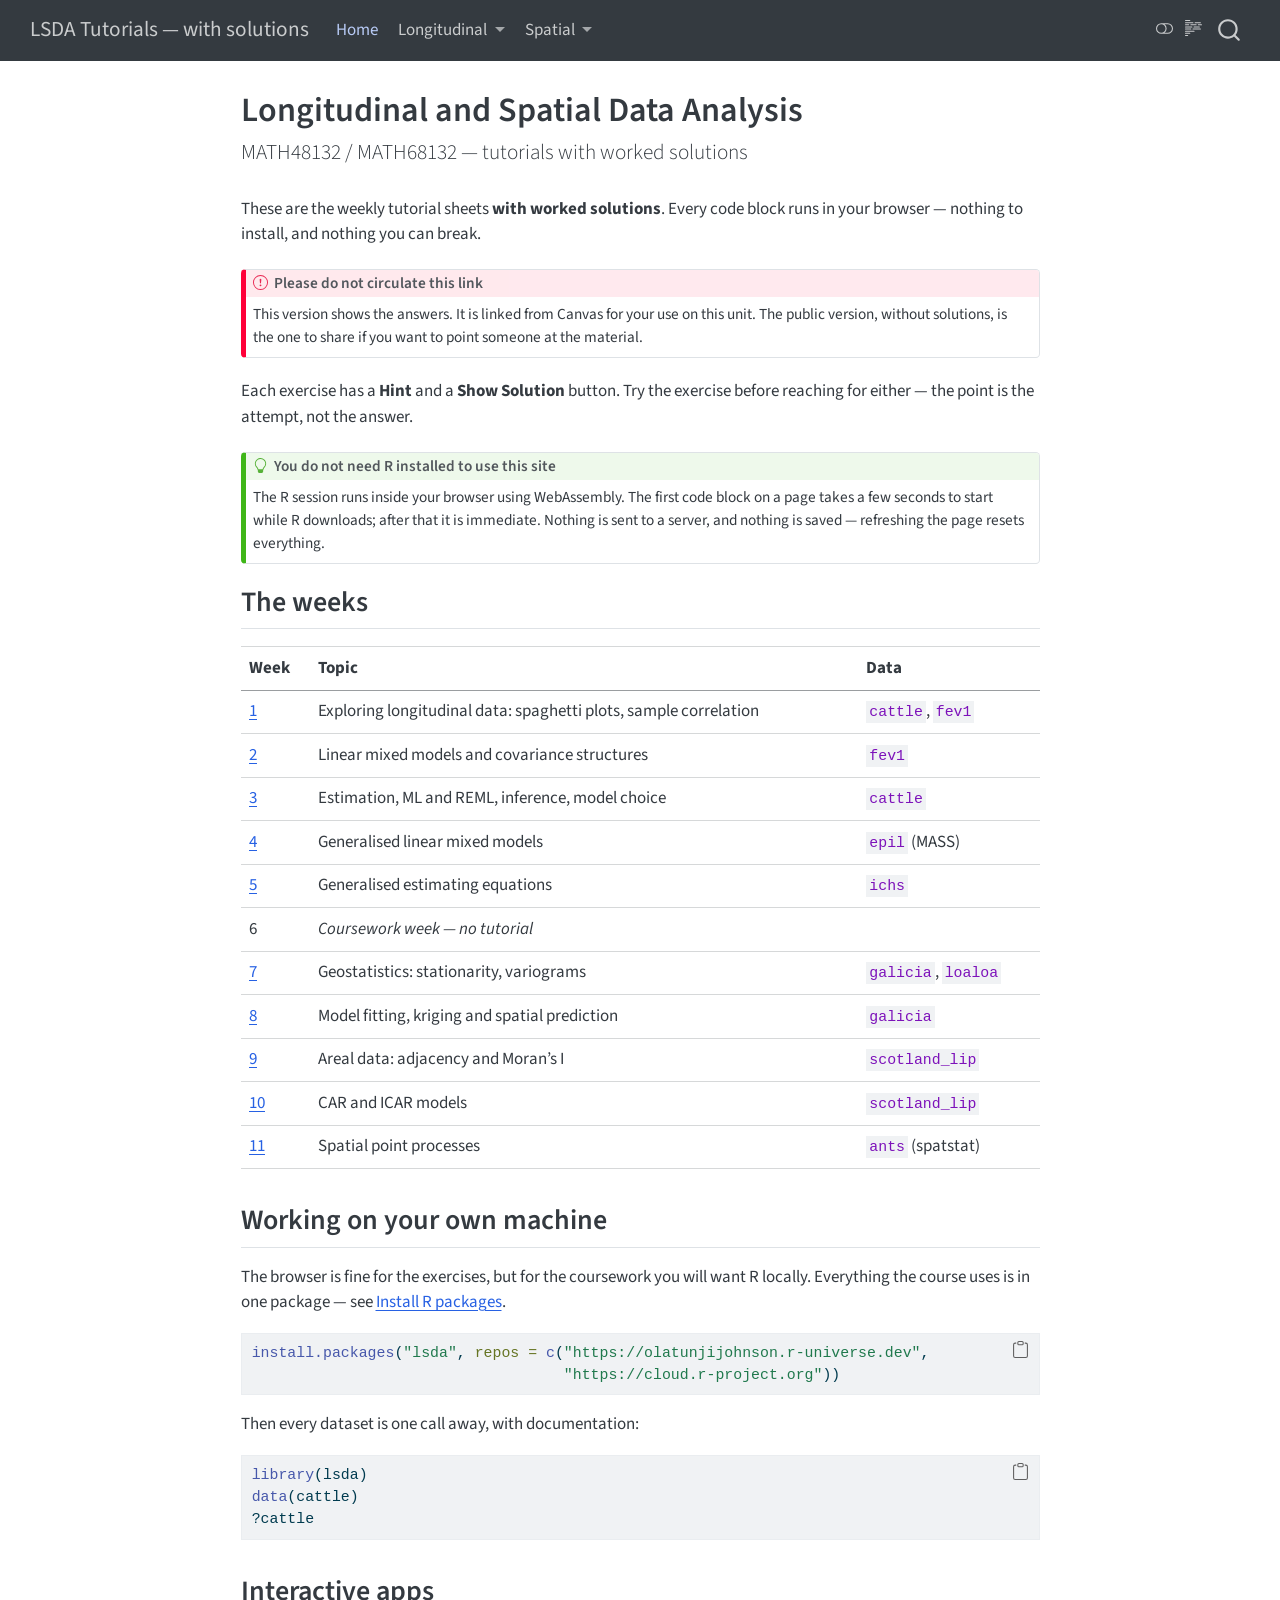
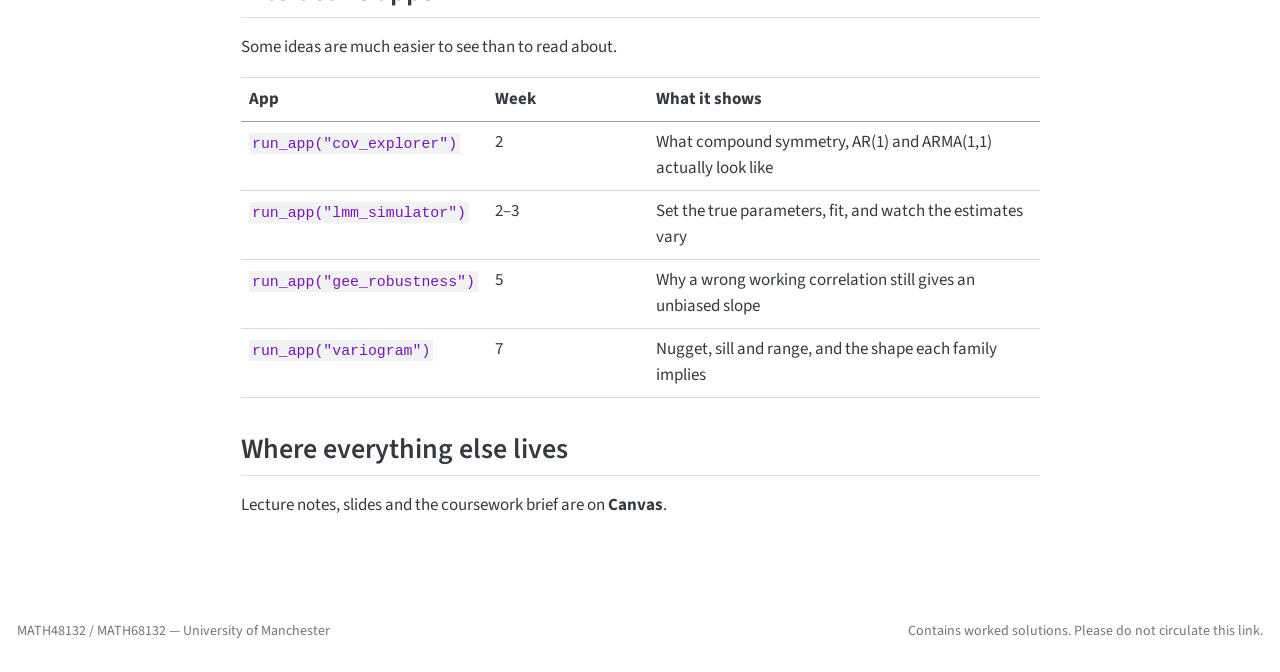
<file: index.html>
<!DOCTYPE html>
<html xmlns="http://www.w3.org/1999/xhtml" lang="en" xml:lang="en"><head>

<meta charset="utf-8">
<meta name="generator" content="quarto-1.10.18">

<meta name="viewport" content="width=device-width, initial-scale=1.0, user-scalable=yes">


<title>Longitudinal and Spatial Data Analysis – LSDA Tutorials — with solutions</title>
<style>
/* Default styles provided by pandoc.
** See https://pandoc.org/MANUAL.html#variables-for-html for config info.
*/
span.smallcaps{font-variant: small-caps;}
div.columns{display: flex; gap: 1.5em;}
div.column{flex: auto;}
@media screen {
div.columns{gap: min(4vw, 1.5em);}
div.column{overflow-x: auto;}
}
div.hanging-indent{margin-left: 1.5em; text-indent: -1.5em;}
ul.task-list{list-style: none;}
ul.task-list li input[type="checkbox"] {
  width: 0.8em;
  margin: 0 0.8em 0.2em -1em; /* quarto-specific, see https://github.com/quarto-dev/quarto-cli/issues/4556 */ 
  vertical-align: middle;
}
/* CSS for syntax highlighting */
html { -webkit-text-size-adjust: 100%; }
pre > code.sourceCode { white-space: pre; position: relative; }
pre > code.sourceCode > span { display: inline-block; line-height: 1.25; }
pre > code.sourceCode > span:empty { height: 1.2em; }
.sourceCode { overflow: visible; }
code.sourceCode > span { color: inherit; text-decoration: inherit; }
div.sourceCode { margin: 1em 0; }
pre.sourceCode { margin: 0; }
@media screen {
div.sourceCode { overflow: auto; }
}
@media print {
pre > code.sourceCode { white-space: pre-wrap; }
pre > code.sourceCode > span { text-indent: -5em; padding-left: 5em; }
}
pre.numberSource code
  { counter-reset: source-line 0; }
pre.numberSource code > span
  { position: relative; left: -4em; counter-increment: source-line; }
pre.numberSource code > span > a:first-child::before
  { content: counter(source-line);
    position: relative; left: -1em; text-align: right; vertical-align: baseline;
    border: none; display: inline-block;
    -webkit-touch-callout: none; -webkit-user-select: none;
    -khtml-user-select: none; -moz-user-select: none;
    -ms-user-select: none; user-select: none;
    padding: 0 4px; width: 4em;
  }
pre.numberSource { margin-left: 3em;  padding-left: 4px; }
div.sourceCode
  {   }
@media screen {
pre > code.sourceCode > span > a:first-child::before { text-decoration: underline; }
}
</style>


<script src="site_libs/quarto-nav/quarto-nav.js"></script>
<script src="site_libs/quarto-nav/headroom.min.js"></script>
<script src="site_libs/clipboard/clipboard.min.js"></script>
<script src="site_libs/quarto-search/autocomplete.umd.js"></script>
<script src="site_libs/quarto-search/fuse.min.js"></script>
<script src="site_libs/quarto-search/quarto-search.js"></script>
<meta name="quarto:offset" content="./">
<script src="site_libs/quarto-html/quarto.js" type="module"></script>
<script src="site_libs/quarto-html/tabsets/tabsets.js" type="module"></script>
<script src="site_libs/quarto-html/popper.min.js"></script>
<script src="site_libs/quarto-html/tippy.umd.min.js"></script>
<script src="site_libs/quarto-html/anchor.min.js"></script>
<link href="site_libs/quarto-html/tippy.css" rel="stylesheet">
<link href="site_libs/quarto-html/quarto-syntax-highlighting-64a204ab8560d761af7679ceaba22944.css" rel="stylesheet" class="quarto-color-scheme" id="quarto-text-highlighting-styles">
<link href="site_libs/quarto-html/quarto-syntax-highlighting-dark-b85bc7c33db8c58e0ec93c3465666fed.css" rel="stylesheet" class="quarto-color-scheme quarto-color-alternate" id="quarto-text-highlighting-styles">
<link href="site_libs/quarto-html/quarto-syntax-highlighting-64a204ab8560d761af7679ceaba22944.css" rel="stylesheet" class="quarto-color-scheme-extra" id="quarto-text-highlighting-styles">
<script src="site_libs/bootstrap/bootstrap.min.js"></script>
<link href="site_libs/bootstrap/bootstrap-icons.css" rel="stylesheet">
<link href="site_libs/bootstrap/bootstrap-4bd62ed9c12dd035adfed141368a7c8d.min.css" rel="stylesheet" append-hash="true" class="quarto-color-scheme" id="quarto-bootstrap" data-mode="light">
<link href="site_libs/bootstrap/bootstrap-dark-d4844e3fcb7d26867a0249b503ce5e39.min.css" rel="stylesheet" append-hash="true" class="quarto-color-scheme quarto-color-alternate" id="quarto-bootstrap" data-mode="dark">
<link href="site_libs/bootstrap/bootstrap-4bd62ed9c12dd035adfed141368a7c8d.min.css" rel="stylesheet" append-hash="true" class="quarto-color-scheme-extra" id="quarto-bootstrap" data-mode="light">
<script src="site_libs/quarto-contrib/live-runtime/live-runtime.js" type="module"></script>
<link href="site_libs/quarto-contrib/live-runtime/live-runtime.css" rel="stylesheet">
<script id="quarto-search-options" type="application/json">{
  "location": "navbar",
  "copy-button": false,
  "collapse-after": 3,
  "panel-placement": "end",
  "type": "overlay",
  "limit": 50,
  "keyboard-shortcut": [
    "f",
    "/",
    "s"
  ],
  "language": {
    "search-no-results-text": "No results",
    "search-matching-documents-text": "matching documents",
    "search-copy-link-title": "Copy link to search",
    "search-hide-matches-text": "Hide additional matches",
    "search-more-match-text": "more match in this document",
    "search-more-matches-text": "more matches in this document",
    "search-clear-button-title": "Clear",
    "search-text-placeholder": "",
    "search-detached-cancel-button-title": "Cancel",
    "search-submit-button-title": "Submit",
    "search-label": "Search"
  }
}</script>
<script type="module" src="site_libs/quarto-ojs/quarto-ojs-runtime.js"></script>
<link href="site_libs/quarto-ojs/quarto-ojs.css" rel="stylesheet">
<script src="coi-serviceworker.js"></script>
<script src="progress.js" defer=""></script>
<script src="solutions.js" defer=""></script>
<script src="checkpoint.js" defer=""></script>
<meta name="robots" content="noindex, nofollow, noarchive, nosnippet">


<link rel="stylesheet" href="styles.css">
</head>

<body class="nav-fixed fullcontent quarto-light"><script id="quarto-html-before-body" type="application/javascript">
    const toggleBodyColorMode = (bsSheetEl) => {
      const mode = bsSheetEl.getAttribute("data-mode");
      const bodyEl = window.document.querySelector("body");
      if (mode === "dark") {
        bodyEl.classList.add("quarto-dark");
        bodyEl.classList.remove("quarto-light");
      } else {
        bodyEl.classList.add("quarto-light");
        bodyEl.classList.remove("quarto-dark");
      }
    }
    const toggleBodyColorPrimary = () => {
      const bsSheetEl = window.document.querySelector("link#quarto-bootstrap:not([rel=disabled-stylesheet])");
      if (bsSheetEl) {
        toggleBodyColorMode(bsSheetEl);
      }
    }
    const setColorSchemeToggle = (alternate) => {
      const toggles = window.document.querySelectorAll('.quarto-color-scheme-toggle');
      for (let i=0; i < toggles.length; i++) {
        const toggle = toggles[i];
        if (toggle) {
          if (alternate) {
            toggle.classList.add("alternate");
          } else {
            toggle.classList.remove("alternate");
          }
        }
      }
    };
    const toggleColorMode = (alternate) => {
      // Switch the stylesheets
      const primaryStylesheets = window.document.querySelectorAll('link.quarto-color-scheme:not(.quarto-color-alternate)');
      const alternateStylesheets = window.document.querySelectorAll('link.quarto-color-scheme.quarto-color-alternate');
      manageTransitions('#quarto-margin-sidebar .nav-link', false);
      if (alternate) {
        // note: dark is layered on light, we don't disable primary!
        enableStylesheet(alternateStylesheets);
        for (const sheetNode of alternateStylesheets) {
          if (sheetNode.id === "quarto-bootstrap") {
            toggleBodyColorMode(sheetNode);
          }
        }
      } else {
        disableStylesheet(alternateStylesheets);
        enableStylesheet(primaryStylesheets)
        toggleBodyColorPrimary();
      }
      manageTransitions('#quarto-margin-sidebar .nav-link', true);
      // Switch the toggles
      setColorSchemeToggle(alternate)
      // Hack to workaround the fact that safari doesn't
      // properly recolor the scrollbar when toggling (#1455)
      if (navigator.userAgent.indexOf('Safari') > 0 && navigator.userAgent.indexOf('Chrome') == -1) {
        manageTransitions("body", false);
        window.scrollTo(0, 1);
        setTimeout(() => {
          window.scrollTo(0, 0);
          manageTransitions("body", true);
        }, 40);
      }
    }
    const disableStylesheet = (stylesheets) => {
      for (let i=0; i < stylesheets.length; i++) {
        const stylesheet = stylesheets[i];
        stylesheet.rel = 'disabled-stylesheet';
      }
    }
    const enableStylesheet = (stylesheets) => {
      for (let i=0; i < stylesheets.length; i++) {
        const stylesheet = stylesheets[i];
        if(stylesheet.rel !== 'stylesheet') { // for Chrome, which will still FOUC without this check
          stylesheet.rel = 'stylesheet';
        }
      }
    }
    const manageTransitions = (selector, allowTransitions) => {
      const els = window.document.querySelectorAll(selector);
      for (let i=0; i < els.length; i++) {
        const el = els[i];
        if (allowTransitions) {
          el.classList.remove('notransition');
        } else {
          el.classList.add('notransition');
        }
      }
    }
    const isFileUrl = () => {
      return window.location.protocol === 'file:';
    }
    const hasAlternateSentinel = () => {
      let styleSentinel = getColorSchemeSentinel();
      if (styleSentinel !== null) {
        return styleSentinel === "alternate";
      } else {
        return false;
      }
    }
    const setStyleSentinel = (alternate) => {
      const value = alternate ? "alternate" : "default";
      if (!isFileUrl()) {
        window.localStorage.setItem("quarto-color-scheme", value);
      } else {
        localAlternateSentinel = value;
      }
    }
    const getColorSchemeSentinel = () => {
      if (!isFileUrl()) {
        const storageValue = window.localStorage.getItem("quarto-color-scheme");
        return storageValue != null ? storageValue : localAlternateSentinel;
      } else {
        return localAlternateSentinel;
      }
    }
    const toggleGiscusIfUsed = (isAlternate, darkModeDefault) => {
      const baseTheme = document.querySelector('#giscus-base-theme')?.value ?? 'light';
      const alternateTheme = document.querySelector('#giscus-alt-theme')?.value ?? 'dark';
      let newTheme = '';
      if(authorPrefersDark) {
        newTheme = isAlternate ? baseTheme : alternateTheme;
      } else {
        newTheme = isAlternate ? alternateTheme : baseTheme;
      }
      const changeGiscusTheme = () => {
        // From: https://github.com/giscus/giscus/issues/336
        const sendMessage = (message) => {
          const iframe = document.querySelector('iframe.giscus-frame');
          if (!iframe) return;
          iframe.contentWindow.postMessage({ giscus: message }, 'https://giscus.app');
        }
        sendMessage({
          setConfig: {
            theme: newTheme
          }
        });
      }
      const isGiscussLoaded = window.document.querySelector('iframe.giscus-frame') !== null;
      if (isGiscussLoaded) {
        changeGiscusTheme();
      }
    };
    const authorPrefersDark = false;
    const darkModeDefault = authorPrefersDark;
      document.querySelector('link#quarto-text-highlighting-styles.quarto-color-scheme-extra').rel = 'disabled-stylesheet';
      document.querySelector('link#quarto-bootstrap.quarto-color-scheme-extra').rel = 'disabled-stylesheet';
    let localAlternateSentinel = darkModeDefault ? 'alternate' : 'default';
    // Dark / light mode switch
    window.quartoToggleColorScheme = () => {
      // Read the current dark / light value
      let toAlternate = !hasAlternateSentinel();
      toggleColorMode(toAlternate);
      setStyleSentinel(toAlternate);
      toggleGiscusIfUsed(toAlternate, darkModeDefault);
      window.dispatchEvent(new Event('resize'));
    };
    // Switch to dark mode if need be
    if (hasAlternateSentinel()) {
      toggleColorMode(true);
    } else {
      toggleColorMode(false);
    }
  </script>

<div id="quarto-search-results"></div>
  <header id="quarto-header" class="headroom fixed-top">
    <nav class="navbar navbar-expand-lg " data-bs-theme="dark">
      <div class="navbar-container container-fluid">
      <div class="navbar-brand-container mx-auto">
    <a class="navbar-brand" href="./index.html">
    <span class="navbar-title">LSDA Tutorials — with solutions</span>
    </a>
  </div>
            <div id="quarto-search" class="" title="Search"></div>
          <button class="navbar-toggler" type="button" data-bs-toggle="collapse" data-bs-target="#navbarCollapse" aria-controls="navbarCollapse" role="menu" aria-expanded="false" aria-label="Toggle navigation" onclick="if (window.quartoToggleHeadroom) { window.quartoToggleHeadroom(); }">
  <span class="navbar-toggler-icon"></span>
</button>
          <div class="collapse navbar-collapse" id="navbarCollapse">
            <ul class="navbar-nav navbar-nav-scroll me-auto">
  <li class="nav-item">
    <a class="nav-link active" href="./index.html" aria-current="page"> 
<span class="menu-text">Home</span></a>
  </li>  
  <li class="nav-item dropdown ">
    <a class="nav-link dropdown-toggle" href="#" id="nav-menu-longitudinal" role="link" data-bs-toggle="dropdown" aria-expanded="false">
 <span class="menu-text">Longitudinal</span>
    </a>
    <ul class="dropdown-menu" aria-labelledby="nav-menu-longitudinal">    
        <li>
    <a class="dropdown-item" href="./week01.html">
 <span class="dropdown-text">Week 1 — Exploring longitudinal data</span></a>
  </li>  
        <li>
    <a class="dropdown-item" href="./week02.html">
 <span class="dropdown-text">Week 2 — Linear mixed models</span></a>
  </li>  
        <li>
    <a class="dropdown-item" href="./week03.html">
 <span class="dropdown-text">Week 3 — Estimation and inference</span></a>
  </li>  
        <li>
    <a class="dropdown-item" href="./week04.html">
 <span class="dropdown-text">Week 4 — GLMMs</span></a>
  </li>  
        <li>
    <a class="dropdown-item" href="./week05.html">
 <span class="dropdown-text">Week 5 — GEE</span></a>
  </li>  
    </ul>
  </li>
  <li class="nav-item dropdown ">
    <a class="nav-link dropdown-toggle" href="#" id="nav-menu-spatial" role="link" data-bs-toggle="dropdown" aria-expanded="false">
 <span class="menu-text">Spatial</span>
    </a>
    <ul class="dropdown-menu" aria-labelledby="nav-menu-spatial">    
        <li>
    <a class="dropdown-item" href="./week07.html">
 <span class="dropdown-text">Week 7 — Geostatistics and variograms</span></a>
  </li>  
        <li>
    <a class="dropdown-item" href="./week08.html">
 <span class="dropdown-text">Week 8 — Kriging and prediction</span></a>
  </li>  
        <li>
    <a class="dropdown-item" href="./week09.html">
 <span class="dropdown-text">Week 9 — Areal data and Moran’s I</span></a>
  </li>  
        <li>
    <a class="dropdown-item" href="./week10.html">
 <span class="dropdown-text">Week 10 — CAR models</span></a>
  </li>  
        <li>
    <a class="dropdown-item" href="./week11.html">
 <span class="dropdown-text">Week 11 — Point processes</span></a>
  </li>  
    </ul>
  </li>
</ul>
          </div> <!-- /navcollapse -->
            <div class="quarto-navbar-tools">
  <a href="" class="quarto-color-scheme-toggle quarto-navigation-tool  px-1" onclick="window.quartoToggleColorScheme(); return false;" title="Toggle dark mode"><i class="bi"></i></a>
  <a href="" class="quarto-reader-toggle quarto-navigation-tool px-1" onclick="window.quartoToggleReader(); return false;" title="Toggle reader mode">
  <div class="quarto-reader-toggle-btn">
  <i class="bi"></i>
  </div>
</a>
</div>
      </div> <!-- /container-fluid -->
    </nav>
</header>
<!-- content -->
<div id="quarto-content" class="quarto-container page-columns page-rows-contents page-layout-article page-navbar">
<!-- sidebar -->
<!-- margin-sidebar -->
    
<!-- main -->
<main class="content" id="quarto-document-content">


<header id="title-block-header" class="quarto-title-block default">
<div class="quarto-title">
<h1 class="title">Longitudinal and Spatial Data Analysis</h1>
<p class="subtitle lead">MATH48132 / MATH68132 — tutorials with worked solutions</p>
</div>



<div class="quarto-title-meta">

    
  
    
  </div>
  


</header>


<p>These are the weekly tutorial sheets <strong>with worked solutions</strong>. Every code block runs in your browser — nothing to install, and nothing you can break.</p>
<div class="callout callout-style-default callout-important callout-titled">
<div class="callout-header d-flex align-content-center">
<div class="callout-icon-container">
<i class="callout-icon"></i>
</div>
<div class="callout-title-container flex-fill">
<span class="screen-reader-only">Important</span>Please do not circulate this link
</div>
</div>
<div class="callout-body-container callout-body">
<p>This version shows the answers. It is linked from Canvas for your use on this unit. The public version, without solutions, is the one to share if you want to point someone at the material.</p>
</div>
</div>
<p>Each exercise has a <strong>Hint</strong> and a <strong>Show Solution</strong> button. Try the exercise before reaching for either — the point is the attempt, not the answer.</p>
<div class="callout callout-style-default callout-tip callout-titled">
<div class="callout-header d-flex align-content-center">
<div class="callout-icon-container">
<i class="callout-icon"></i>
</div>
<div class="callout-title-container flex-fill">
<span class="screen-reader-only">Tip</span>You do not need R installed to use this site
</div>
</div>
<div class="callout-body-container callout-body">
<p>The R session runs inside your browser using WebAssembly. The first code block on a page takes a few seconds to start while R downloads; after that it is immediate. Nothing is sent to a server, and nothing is saved — refreshing the page resets everything.</p>
</div>
</div>
<section id="the-weeks" class="level2">
<h2 class="anchored" data-anchor-id="the-weeks">The weeks</h2>
<table class="caption-top table">
<thead>
<tr class="header">
<th>Week</th>
<th>Topic</th>
<th>Data</th>
</tr>
</thead>
<tbody>
<tr class="odd">
<td><a href="./week01.html">1</a></td>
<td>Exploring longitudinal data: spaghetti plots, sample correlation</td>
<td><code>cattle</code>, <code>fev1</code></td>
</tr>
<tr class="even">
<td><a href="./week02.html">2</a></td>
<td>Linear mixed models and covariance structures</td>
<td><code>fev1</code></td>
</tr>
<tr class="odd">
<td><a href="./week03.html">3</a></td>
<td>Estimation, ML and REML, inference, model choice</td>
<td><code>cattle</code></td>
</tr>
<tr class="even">
<td><a href="./week04.html">4</a></td>
<td>Generalised linear mixed models</td>
<td><code>epil</code> (MASS)</td>
</tr>
<tr class="odd">
<td><a href="./week05.html">5</a></td>
<td>Generalised estimating equations</td>
<td><code>ichs</code></td>
</tr>
<tr class="even">
<td>6</td>
<td><em>Coursework week — no tutorial</em></td>
<td></td>
</tr>
<tr class="odd">
<td><a href="./week07.html">7</a></td>
<td>Geostatistics: stationarity, variograms</td>
<td><code>galicia</code>, <code>loaloa</code></td>
</tr>
<tr class="even">
<td><a href="./week08.html">8</a></td>
<td>Model fitting, kriging and spatial prediction</td>
<td><code>galicia</code></td>
</tr>
<tr class="odd">
<td><a href="./week09.html">9</a></td>
<td>Areal data: adjacency and Moran’s I</td>
<td><code>scotland_lip</code></td>
</tr>
<tr class="even">
<td><a href="./week10.html">10</a></td>
<td>CAR and ICAR models</td>
<td><code>scotland_lip</code></td>
</tr>
<tr class="odd">
<td><a href="./week11.html">11</a></td>
<td>Spatial point processes</td>
<td><code>ants</code> (spatstat)</td>
</tr>
</tbody>
</table>
</section>
<section id="working-on-your-own-machine" class="level2">
<h2 class="anchored" data-anchor-id="working-on-your-own-machine">Working on your own machine</h2>
<p>The browser is fine for the exercises, but for the coursework you will want R locally. Everything the course uses is in one package — see <a href="./setup.html">Install R packages</a>.</p>
<div class="code-copy-outer-scaffold"><div class="sourceCode" id="cb1"><pre class="sourceCode r code-with-copy"><code class="sourceCode r"><span id="cb1-1"><a href="#cb1-1" aria-hidden="true" tabindex="-1"></a><span class="fu">install.packages</span>(<span class="st">"lsda"</span>, <span class="at">repos =</span> <span class="fu">c</span>(<span class="st">"https://olatunjijohnson.r-universe.dev"</span>,</span>
<span id="cb1-2"><a href="#cb1-2" aria-hidden="true" tabindex="-1"></a>                                   <span class="st">"https://cloud.r-project.org"</span>))</span></code></pre></div><button title="Copy to Clipboard" class="code-copy-button"><i class="bi"></i></button></div>
<p>Then every dataset is one call away, with documentation:</p>
<div class="code-copy-outer-scaffold"><div class="sourceCode" id="cb2"><pre class="sourceCode r code-with-copy"><code class="sourceCode r"><span id="cb2-1"><a href="#cb2-1" aria-hidden="true" tabindex="-1"></a><span class="fu">library</span>(lsda)</span>
<span id="cb2-2"><a href="#cb2-2" aria-hidden="true" tabindex="-1"></a><span class="fu">data</span>(cattle)</span>
<span id="cb2-3"><a href="#cb2-3" aria-hidden="true" tabindex="-1"></a>?cattle</span></code></pre></div><button title="Copy to Clipboard" class="code-copy-button"><i class="bi"></i></button></div>
</section>
<section id="interactive-apps" class="level2">
<h2 class="anchored" data-anchor-id="interactive-apps">Interactive apps</h2>
<p>Some ideas are much easier to see than to read about.</p>
<table class="caption-top table">
<colgroup>
<col style="width: 19%">
<col style="width: 23%">
<col style="width: 57%">
</colgroup>
<thead>
<tr class="header">
<th>App</th>
<th>Week</th>
<th>What it shows</th>
</tr>
</thead>
<tbody>
<tr class="odd">
<td><code>run_app("cov_explorer")</code></td>
<td>2</td>
<td>What compound symmetry, AR(1) and ARMA(1,1) actually look like</td>
</tr>
<tr class="even">
<td><code>run_app("lmm_simulator")</code></td>
<td>2–3</td>
<td>Set the true parameters, fit, and watch the estimates vary</td>
</tr>
<tr class="odd">
<td><code>run_app("gee_robustness")</code></td>
<td>5</td>
<td>Why a wrong working correlation still gives an unbiased slope</td>
</tr>
<tr class="even">
<td><code>run_app("variogram")</code></td>
<td>7</td>
<td>Nugget, sill and range, and the shape each family implies</td>
</tr>
</tbody>
</table>
</section>
<section id="where-everything-else-lives" class="level2">
<h2 class="anchored" data-anchor-id="where-everything-else-lives">Where everything else lives</h2>
<p>Lecture notes, slides and the coursework brief are on <strong>Canvas</strong>.</p>


<script type="ojs-module-contents">
eyJjb250ZW50cyI6W119
</script>
<div id="exercise-loading-indicator" class="exercise-loading-indicator d-none d-flex align-items-center gap-2">
<div id="exercise-loading-status" class="d-flex gap-2">

</div>
<div class="spinner-grow spinner-grow-sm">

</div>
</div>
<script type="vfs-file">
W10=
</script>
</section>

</main> <!-- /main -->
<script type="ojs-module-contents">
eyJjb250ZW50cyI6W119
</script>
<script type="module">
if (window.location.protocol === "file:") { alert("The OJS runtime does not work with file:// URLs. Please use a web server to view this document."); }
window._ojs.paths.runtimeToDoc = "../..";
window._ojs.paths.runtimeToRoot = "../..";
window._ojs.paths.docToRoot = "";
window._ojs.selfContained = false;
window._ojs.runtime.interpretFromScriptTags();
</script>
<script id="quarto-html-after-body" type="application/javascript">
  window.document.addEventListener("DOMContentLoaded", function (event) {
    // Ensure there is a toggle, if there isn't float one in the top right
    if (window.document.querySelector('.quarto-color-scheme-toggle') === null) {
      const a = window.document.createElement('a');
      a.classList.add('top-right');
      a.classList.add('quarto-color-scheme-toggle');
      a.href = "";
      a.onclick = function() { try { window.quartoToggleColorScheme(); } catch {} return false; };
      const i = window.document.createElement("i");
      i.classList.add('bi');
      a.appendChild(i);
      window.document.body.appendChild(a);
    }
    setColorSchemeToggle(hasAlternateSentinel())
    const icon = "";
    const anchorJS = new window.AnchorJS();
    anchorJS.options = {
      placement: 'right',
      icon: icon
    };
    anchorJS.add('.anchored');
    const isCodeAnnotation = (el) => {
      for (const clz of el.classList) {
        if (clz.startsWith('code-annotation-')) {                     
          return true;
        }
      }
      return false;
    }
    const onCopySuccess = function(e) {
      // button target
      const button = e.trigger;
      // don't keep focus
      button.blur();
      // flash "checked"
      button.classList.add('code-copy-button-checked');
      var currentTitle = button.getAttribute("title");
      button.setAttribute("title", "Copied!");
      let tooltip;
      if (window.bootstrap) {
        button.setAttribute("data-bs-toggle", "tooltip");
        button.setAttribute("data-bs-placement", "left");
        button.setAttribute("data-bs-title", "Copied!");
        tooltip = new bootstrap.Tooltip(button, 
          { trigger: "manual", 
            customClass: "code-copy-button-tooltip",
            offset: [0, -8]});
        tooltip.show();    
      }
      setTimeout(function() {
        if (tooltip) {
          tooltip.hide();
          button.removeAttribute("data-bs-title");
          button.removeAttribute("data-bs-toggle");
          button.removeAttribute("data-bs-placement");
        }
        button.setAttribute("title", currentTitle);
        button.classList.remove('code-copy-button-checked');
      }, 1000);
      // clear code selection
      e.clearSelection();
    }
    const getTextToCopy = function(trigger) {
      const outerScaffold = trigger.parentElement.cloneNode(true);
      const codeEl = outerScaffold.querySelector('code');
      for (const childEl of codeEl.children) {
        if (isCodeAnnotation(childEl)) {
          childEl.remove();
        }
      }
      return codeEl.innerText;
    }
    const clipboard = new window.ClipboardJS('.code-copy-button:not([data-in-quarto-modal])', {
      text: getTextToCopy
    });
    clipboard.on('success', onCopySuccess);
    if (window.document.getElementById('quarto-embedded-source-code-modal')) {
      const clipboardModal = new window.ClipboardJS('.code-copy-button[data-in-quarto-modal]', {
        text: getTextToCopy,
        container: window.document.getElementById('quarto-embedded-source-code-modal')
      });
      clipboardModal.on('success', onCopySuccess);
    }
      var localhostRegex = new RegExp(/^(?:http|https):\/\/localhost\:?[0-9]*\//);
      var mailtoRegex = new RegExp(/^mailto:/);
        var filterRegex = new RegExp('/' + window.location.host + '/');
      var isInternal = (href) => {
          return filterRegex.test(href) || localhostRegex.test(href) || mailtoRegex.test(href);
      }
      // Inspect non-navigation links and adorn them if external
     var links = window.document.querySelectorAll('a[href]:not(.nav-link):not(.navbar-brand):not(.toc-action):not(.sidebar-link):not(.sidebar-item-toggle):not(.pagination-link):not(.no-external):not([aria-hidden]):not(.dropdown-item):not(.quarto-navigation-tool):not(.about-link)');
      for (var i=0; i<links.length; i++) {
        const link = links[i];
        if (!isInternal(link.href)) {
          // undo the damage that might have been done by quarto-nav.js in the case of
          // links that we want to consider external
          if (link.dataset.originalHref !== undefined) {
            link.href = link.dataset.originalHref;
          }
        }
      }
    function tippyHover(el, contentFn, onTriggerFn, onUntriggerFn) {
      const config = {
        allowHTML: true,
        maxWidth: 500,
        delay: 100,
        arrow: false,
        appendTo: function(el) {
            return el.parentElement;
        },
        interactive: true,
        interactiveBorder: 10,
        theme: 'quarto',
        placement: 'bottom-start',
      };
      if (contentFn) {
        config.content = contentFn;
      }
      if (onTriggerFn) {
        config.onTrigger = onTriggerFn;
      }
      if (onUntriggerFn) {
        config.onUntrigger = onUntriggerFn;
      }
      window.tippy(el, config); 
    }
    const noterefs = window.document.querySelectorAll('a[role="doc-noteref"]');
    for (var i=0; i<noterefs.length; i++) {
      const ref = noterefs[i];
      tippyHover(ref, function() {
        // use id or data attribute instead here
        let href = ref.getAttribute('data-footnote-href') || ref.getAttribute('href');
        try { href = new URL(href).hash; } catch {}
        const id = href.replace(/^#\/?/, "");
        const note = window.document.getElementById(id);
        if (note) {
          return note.innerHTML;
        } else {
          return "";
        }
      });
    }
    const xrefs = window.document.querySelectorAll('a.quarto-xref');
    const processXRef = (id, note) => {
      // Strip column container classes
      const stripColumnClz = (el) => {
        el.classList.remove("page-full", "page-columns");
        if (el.children) {
          for (const child of el.children) {
            stripColumnClz(child);
          }
        }
      }
      stripColumnClz(note)
      if (id === null || id.startsWith('sec-')) {
        // Special case sections, only their first couple elements
        const container = document.createElement("div");
        if (note.children && note.children.length > 2) {
          container.appendChild(note.children[0].cloneNode(true));
          for (let i = 1; i < note.children.length; i++) {
            const child = note.children[i];
            if (child.tagName === "P" && child.innerText === "") {
              continue;
            } else {
              container.appendChild(child.cloneNode(true));
              break;
            }
          }
          if (window.Quarto?.typesetMath) {
            window.Quarto.typesetMath(container);
          }
          return container.innerHTML
        } else {
          if (window.Quarto?.typesetMath) {
            window.Quarto.typesetMath(note);
          }
          return note.innerHTML;
        }
      } else {
        // Remove any anchor links if they are present
        const anchorLink = note.querySelector('a.anchorjs-link');
        if (anchorLink) {
          anchorLink.remove();
        }
        if (window.Quarto?.typesetMath) {
          window.Quarto.typesetMath(note);
        }
        if (note.classList.contains("callout")) {
          return note.outerHTML;
        } else {
          return note.innerHTML;
        }
      }
    }
    for (var i=0; i<xrefs.length; i++) {
      const xref = xrefs[i];
      tippyHover(xref, undefined, function(instance) {
        instance.disable();
        let url = xref.getAttribute('href');
        let hash = undefined; 
        if (url.startsWith('#')) {
          hash = url;
        } else {
          try { hash = new URL(url).hash; } catch {}
        }
        if (hash) {
          const id = hash.replace(/^#\/?/, "");
          const note = window.document.getElementById(id);
          if (note !== null) {
            try {
              const html = processXRef(id, note.cloneNode(true));
              instance.setContent(html);
            } finally {
              instance.enable();
              instance.show();
            }
          } else {
            // See if we can fetch this
            fetch(url.split('#')[0])
            .then(res => res.text())
            .then(html => {
              const parser = new DOMParser();
              const htmlDoc = parser.parseFromString(html, "text/html");
              const note = htmlDoc.getElementById(id);
              if (note !== null) {
                const html = processXRef(id, note);
                instance.setContent(html);
              } 
            }).finally(() => {
              instance.enable();
              instance.show();
            });
          }
        } else {
          // See if we can fetch a full url (with no hash to target)
          // This is a special case and we should probably do some content thinning / targeting
          fetch(url)
          .then(res => res.text())
          .then(html => {
            const parser = new DOMParser();
            const htmlDoc = parser.parseFromString(html, "text/html");
            const note = htmlDoc.querySelector('main.content');
            if (note !== null) {
              // This should only happen for chapter cross references
              // (since there is no id in the URL)
              // remove the first header
              if (note.children.length > 0 && note.children[0].tagName === "HEADER") {
                note.children[0].remove();
              }
              const html = processXRef(null, note);
              instance.setContent(html);
            } 
          }).finally(() => {
            instance.enable();
            instance.show();
          });
        }
      }, function(instance) {
      });
    }
        let selectedAnnoteEl;
        const selectorForAnnotation = ( cell, annotation) => {
          let cellAttr = 'data-code-cell="' + cell + '"';
          let lineAttr = 'data-code-annotation="' +  annotation + '"';
          const selector = 'span[' + cellAttr + '][' + lineAttr + ']';
          return selector;
        }
        const selectCodeLines = (annoteEl) => {
          const doc = window.document;
          const targetCell = annoteEl.getAttribute("data-target-cell");
          const targetAnnotation = annoteEl.getAttribute("data-target-annotation");
          const annoteSpan = window.document.querySelector(selectorForAnnotation(targetCell, targetAnnotation));
          const lines = annoteSpan.getAttribute("data-code-lines").split(",");
          const lineIds = lines.map((line) => {
            return targetCell + "-" + line;
          })
          let top = null;
          let height = null;
          let parent = null;
          if (lineIds.length > 0) {
              //compute the position of the single el (top and bottom and make a div)
              const el = window.document.getElementById(lineIds[0]);
              top = el.offsetTop;
              height = el.offsetHeight;
              parent = el.parentElement.parentElement;
            if (lineIds.length > 1) {
              const lastEl = window.document.getElementById(lineIds[lineIds.length - 1]);
              const bottom = lastEl.offsetTop + lastEl.offsetHeight;
              height = bottom - top;
            }
            if (top !== null && height !== null && parent !== null) {
              // cook up a div (if necessary) and position it 
              let div = window.document.getElementById("code-annotation-line-highlight");
              if (div === null) {
                div = window.document.createElement("div");
                div.setAttribute("id", "code-annotation-line-highlight");
                div.style.position = 'absolute';
                parent.appendChild(div);
              }
              div.style.top = top - 2 + "px";
              div.style.height = height + 4 + "px";
              div.style.left = 0;
              let gutterDiv = window.document.getElementById("code-annotation-line-highlight-gutter");
              if (gutterDiv === null) {
                gutterDiv = window.document.createElement("div");
                gutterDiv.setAttribute("id", "code-annotation-line-highlight-gutter");
                gutterDiv.style.position = 'absolute';
                const codeCell = window.document.getElementById(targetCell);
                const gutter = codeCell.querySelector('.code-annotation-gutter');
                gutter.appendChild(gutterDiv);
              }
              gutterDiv.style.top = top - 2 + "px";
              gutterDiv.style.height = height + 4 + "px";
            }
            selectedAnnoteEl = annoteEl;
          }
        };
        const unselectCodeLines = () => {
          const elementsIds = ["code-annotation-line-highlight", "code-annotation-line-highlight-gutter"];
          elementsIds.forEach((elId) => {
            const div = window.document.getElementById(elId);
            if (div) {
              div.remove();
            }
          });
          selectedAnnoteEl = undefined;
        };
          // Handle positioning of the toggle
      window.addEventListener(
        "resize",
        throttle(() => {
          elRect = undefined;
          if (selectedAnnoteEl) {
            selectCodeLines(selectedAnnoteEl);
          }
        }, 10)
      );
      function throttle(fn, ms) {
      let throttle = false;
      let timer;
        return (...args) => {
          if(!throttle) { // first call gets through
              fn.apply(this, args);
              throttle = true;
          } else { // all the others get throttled
              if(timer) clearTimeout(timer); // cancel #2
              timer = setTimeout(() => {
                fn.apply(this, args);
                timer = throttle = false;
              }, ms);
          }
        };
      }
        // Attach click handler to the DT
        const annoteDls = window.document.querySelectorAll('dt[data-target-cell]');
        for (const annoteDlNode of annoteDls) {
          annoteDlNode.addEventListener('click', (event) => {
            const clickedEl = event.target;
            if (clickedEl !== selectedAnnoteEl) {
              unselectCodeLines();
              const activeEl = window.document.querySelector('dt[data-target-cell].code-annotation-active');
              if (activeEl) {
                activeEl.classList.remove('code-annotation-active');
              }
              selectCodeLines(clickedEl);
              clickedEl.classList.add('code-annotation-active');
            } else {
              // Unselect the line
              unselectCodeLines();
              clickedEl.classList.remove('code-annotation-active');
            }
          });
        }
    const findCites = (el) => {
      const parentEl = el.parentElement;
      if (parentEl) {
        const cites = parentEl.dataset.cites;
        if (cites) {
          return {
            el,
            cites: cites.split(' ')
          };
        } else {
          return findCites(el.parentElement)
        }
      } else {
        return undefined;
      }
    };
    var bibliorefs = window.document.querySelectorAll('a[role="doc-biblioref"]');
    for (var i=0; i<bibliorefs.length; i++) {
      const ref = bibliorefs[i];
      const citeInfo = findCites(ref);
      if (citeInfo) {
        tippyHover(citeInfo.el, function() {
          var popup = window.document.createElement('div');
          citeInfo.cites.forEach(function(cite) {
            var citeDiv = window.document.createElement('div');
            citeDiv.classList.add('hanging-indent');
            citeDiv.classList.add('csl-entry');
            var biblioDiv = window.document.getElementById('ref-' + cite);
            if (biblioDiv) {
              citeDiv.innerHTML = biblioDiv.innerHTML;
            }
            popup.appendChild(citeDiv);
          });
          return popup.innerHTML;
        });
      }
    }
  });
  </script>
</div> <!-- /content -->
<footer class="footer">
  <div class="nav-footer">
    <div class="nav-footer-left">
<p>MATH48132 / MATH68132 — University of Manchester</p>
</div>   
    <div class="nav-footer-center">
      &nbsp;
    </div>
    <div class="nav-footer-right">
<p>Contains worked solutions. Please do not circulate this link.</p>
</div>
  </div>
</footer>




</body></html>
</file>
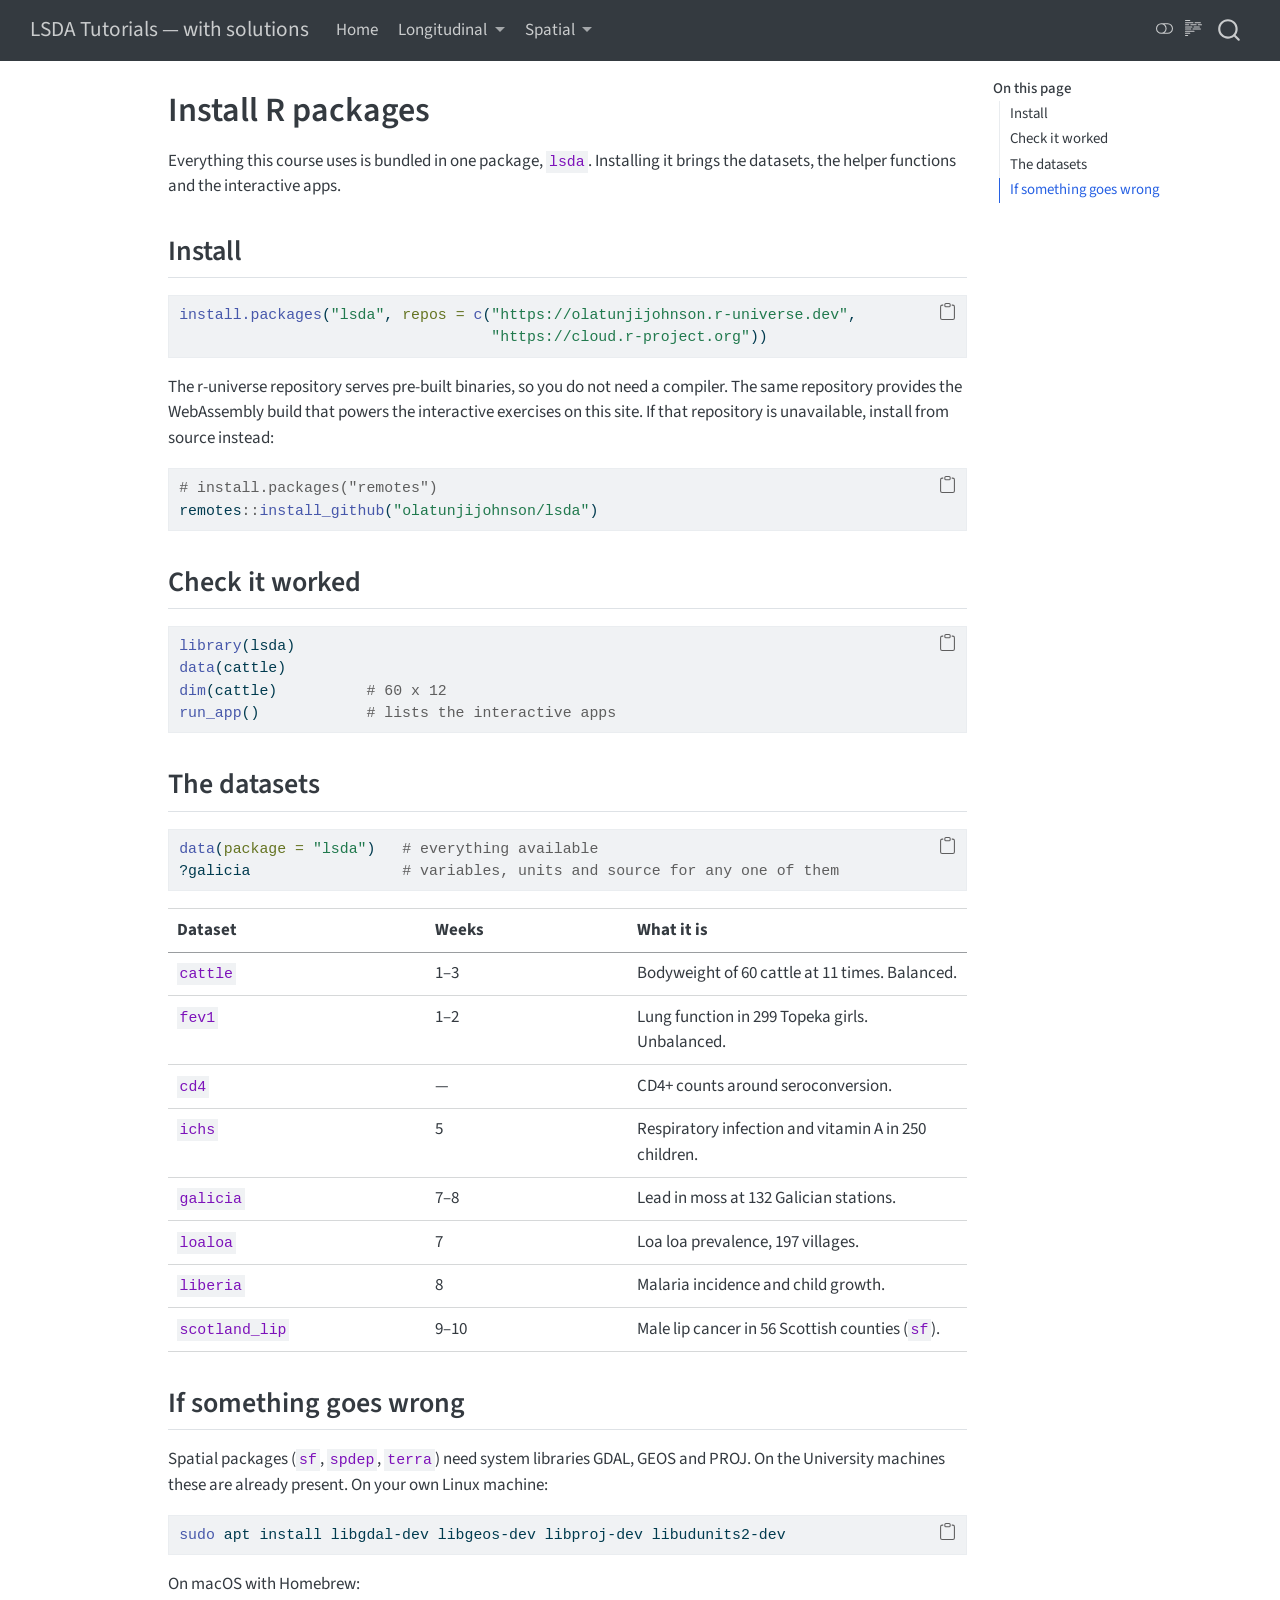
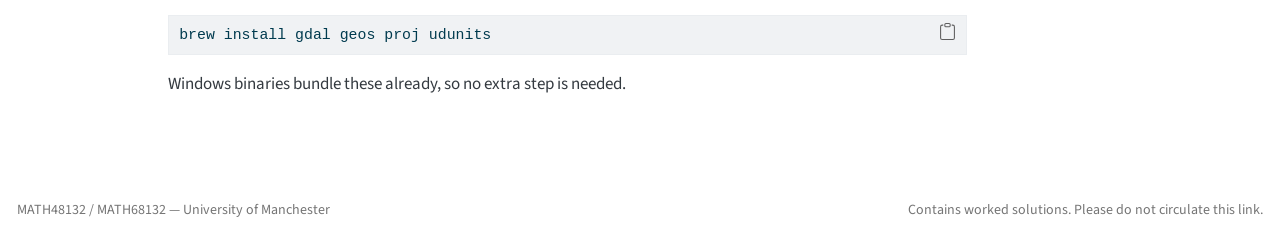
<file: setup.html>
<!DOCTYPE html>
<html xmlns="http://www.w3.org/1999/xhtml" lang="en" xml:lang="en"><head>

<meta charset="utf-8">
<meta name="generator" content="quarto-1.10.18">

<meta name="viewport" content="width=device-width, initial-scale=1.0, user-scalable=yes">


<title>Install R packages – LSDA Tutorials — with solutions</title>
<style>
/* Default styles provided by pandoc.
** See https://pandoc.org/MANUAL.html#variables-for-html for config info.
*/
span.smallcaps{font-variant: small-caps;}
div.columns{display: flex; gap: 1.5em;}
div.column{flex: auto;}
@media screen {
div.columns{gap: min(4vw, 1.5em);}
div.column{overflow-x: auto;}
}
div.hanging-indent{margin-left: 1.5em; text-indent: -1.5em;}
ul.task-list{list-style: none;}
ul.task-list li input[type="checkbox"] {
  width: 0.8em;
  margin: 0 0.8em 0.2em -1em; /* quarto-specific, see https://github.com/quarto-dev/quarto-cli/issues/4556 */ 
  vertical-align: middle;
}
/* CSS for syntax highlighting */
html { -webkit-text-size-adjust: 100%; }
pre > code.sourceCode { white-space: pre; position: relative; }
pre > code.sourceCode > span { display: inline-block; line-height: 1.25; }
pre > code.sourceCode > span:empty { height: 1.2em; }
.sourceCode { overflow: visible; }
code.sourceCode > span { color: inherit; text-decoration: inherit; }
div.sourceCode { margin: 1em 0; }
pre.sourceCode { margin: 0; }
@media screen {
div.sourceCode { overflow: auto; }
}
@media print {
pre > code.sourceCode { white-space: pre-wrap; }
pre > code.sourceCode > span { text-indent: -5em; padding-left: 5em; }
}
pre.numberSource code
  { counter-reset: source-line 0; }
pre.numberSource code > span
  { position: relative; left: -4em; counter-increment: source-line; }
pre.numberSource code > span > a:first-child::before
  { content: counter(source-line);
    position: relative; left: -1em; text-align: right; vertical-align: baseline;
    border: none; display: inline-block;
    -webkit-touch-callout: none; -webkit-user-select: none;
    -khtml-user-select: none; -moz-user-select: none;
    -ms-user-select: none; user-select: none;
    padding: 0 4px; width: 4em;
  }
pre.numberSource { margin-left: 3em;  padding-left: 4px; }
div.sourceCode
  {   }
@media screen {
pre > code.sourceCode > span > a:first-child::before { text-decoration: underline; }
}
</style>


<script src="site_libs/quarto-nav/quarto-nav.js"></script>
<script src="site_libs/quarto-nav/headroom.min.js"></script>
<script src="site_libs/clipboard/clipboard.min.js"></script>
<script src="site_libs/quarto-search/autocomplete.umd.js"></script>
<script src="site_libs/quarto-search/fuse.min.js"></script>
<script src="site_libs/quarto-search/quarto-search.js"></script>
<meta name="quarto:offset" content="./">
<script src="site_libs/quarto-html/quarto.js" type="module"></script>
<script src="site_libs/quarto-html/tabsets/tabsets.js" type="module"></script>
<script src="site_libs/quarto-html/popper.min.js"></script>
<script src="site_libs/quarto-html/tippy.umd.min.js"></script>
<script src="site_libs/quarto-html/anchor.min.js"></script>
<link href="site_libs/quarto-html/tippy.css" rel="stylesheet">
<link href="site_libs/quarto-html/quarto-syntax-highlighting-64a204ab8560d761af7679ceaba22944.css" rel="stylesheet" class="quarto-color-scheme" id="quarto-text-highlighting-styles">
<link href="site_libs/quarto-html/quarto-syntax-highlighting-dark-b85bc7c33db8c58e0ec93c3465666fed.css" rel="stylesheet" class="quarto-color-scheme quarto-color-alternate" id="quarto-text-highlighting-styles">
<link href="site_libs/quarto-html/quarto-syntax-highlighting-64a204ab8560d761af7679ceaba22944.css" rel="stylesheet" class="quarto-color-scheme-extra" id="quarto-text-highlighting-styles">
<script src="site_libs/bootstrap/bootstrap.min.js"></script>
<link href="site_libs/bootstrap/bootstrap-icons.css" rel="stylesheet">
<link href="site_libs/bootstrap/bootstrap-4bd62ed9c12dd035adfed141368a7c8d.min.css" rel="stylesheet" append-hash="true" class="quarto-color-scheme" id="quarto-bootstrap" data-mode="light">
<link href="site_libs/bootstrap/bootstrap-dark-d4844e3fcb7d26867a0249b503ce5e39.min.css" rel="stylesheet" append-hash="true" class="quarto-color-scheme quarto-color-alternate" id="quarto-bootstrap" data-mode="dark">
<link href="site_libs/bootstrap/bootstrap-4bd62ed9c12dd035adfed141368a7c8d.min.css" rel="stylesheet" append-hash="true" class="quarto-color-scheme-extra" id="quarto-bootstrap" data-mode="light">
<script src="site_libs/quarto-contrib/live-runtime/live-runtime.js" type="module"></script>
<link href="site_libs/quarto-contrib/live-runtime/live-runtime.css" rel="stylesheet">
<script id="quarto-search-options" type="application/json">{
  "location": "navbar",
  "copy-button": false,
  "collapse-after": 3,
  "panel-placement": "end",
  "type": "overlay",
  "limit": 50,
  "keyboard-shortcut": [
    "f",
    "/",
    "s"
  ],
  "language": {
    "search-no-results-text": "No results",
    "search-matching-documents-text": "matching documents",
    "search-copy-link-title": "Copy link to search",
    "search-hide-matches-text": "Hide additional matches",
    "search-more-match-text": "more match in this document",
    "search-more-matches-text": "more matches in this document",
    "search-clear-button-title": "Clear",
    "search-text-placeholder": "",
    "search-detached-cancel-button-title": "Cancel",
    "search-submit-button-title": "Submit",
    "search-label": "Search"
  }
}</script>
<script type="module" src="site_libs/quarto-ojs/quarto-ojs-runtime.js"></script>
<link href="site_libs/quarto-ojs/quarto-ojs.css" rel="stylesheet">
<script src="coi-serviceworker.js"></script>
<script src="progress.js" defer=""></script>
<script src="solutions.js" defer=""></script>
<script src="checkpoint.js" defer=""></script>
<meta name="robots" content="noindex, nofollow, noarchive, nosnippet">


<link rel="stylesheet" href="styles.css">
</head>

<body class="nav-fixed quarto-light"><script id="quarto-html-before-body" type="application/javascript">
    const toggleBodyColorMode = (bsSheetEl) => {
      const mode = bsSheetEl.getAttribute("data-mode");
      const bodyEl = window.document.querySelector("body");
      if (mode === "dark") {
        bodyEl.classList.add("quarto-dark");
        bodyEl.classList.remove("quarto-light");
      } else {
        bodyEl.classList.add("quarto-light");
        bodyEl.classList.remove("quarto-dark");
      }
    }
    const toggleBodyColorPrimary = () => {
      const bsSheetEl = window.document.querySelector("link#quarto-bootstrap:not([rel=disabled-stylesheet])");
      if (bsSheetEl) {
        toggleBodyColorMode(bsSheetEl);
      }
    }
    const setColorSchemeToggle = (alternate) => {
      const toggles = window.document.querySelectorAll('.quarto-color-scheme-toggle');
      for (let i=0; i < toggles.length; i++) {
        const toggle = toggles[i];
        if (toggle) {
          if (alternate) {
            toggle.classList.add("alternate");
          } else {
            toggle.classList.remove("alternate");
          }
        }
      }
    };
    const toggleColorMode = (alternate) => {
      // Switch the stylesheets
      const primaryStylesheets = window.document.querySelectorAll('link.quarto-color-scheme:not(.quarto-color-alternate)');
      const alternateStylesheets = window.document.querySelectorAll('link.quarto-color-scheme.quarto-color-alternate');
      manageTransitions('#quarto-margin-sidebar .nav-link', false);
      if (alternate) {
        // note: dark is layered on light, we don't disable primary!
        enableStylesheet(alternateStylesheets);
        for (const sheetNode of alternateStylesheets) {
          if (sheetNode.id === "quarto-bootstrap") {
            toggleBodyColorMode(sheetNode);
          }
        }
      } else {
        disableStylesheet(alternateStylesheets);
        enableStylesheet(primaryStylesheets)
        toggleBodyColorPrimary();
      }
      manageTransitions('#quarto-margin-sidebar .nav-link', true);
      // Switch the toggles
      setColorSchemeToggle(alternate)
      // Hack to workaround the fact that safari doesn't
      // properly recolor the scrollbar when toggling (#1455)
      if (navigator.userAgent.indexOf('Safari') > 0 && navigator.userAgent.indexOf('Chrome') == -1) {
        manageTransitions("body", false);
        window.scrollTo(0, 1);
        setTimeout(() => {
          window.scrollTo(0, 0);
          manageTransitions("body", true);
        }, 40);
      }
    }
    const disableStylesheet = (stylesheets) => {
      for (let i=0; i < stylesheets.length; i++) {
        const stylesheet = stylesheets[i];
        stylesheet.rel = 'disabled-stylesheet';
      }
    }
    const enableStylesheet = (stylesheets) => {
      for (let i=0; i < stylesheets.length; i++) {
        const stylesheet = stylesheets[i];
        if(stylesheet.rel !== 'stylesheet') { // for Chrome, which will still FOUC without this check
          stylesheet.rel = 'stylesheet';
        }
      }
    }
    const manageTransitions = (selector, allowTransitions) => {
      const els = window.document.querySelectorAll(selector);
      for (let i=0; i < els.length; i++) {
        const el = els[i];
        if (allowTransitions) {
          el.classList.remove('notransition');
        } else {
          el.classList.add('notransition');
        }
      }
    }
    const isFileUrl = () => {
      return window.location.protocol === 'file:';
    }
    const hasAlternateSentinel = () => {
      let styleSentinel = getColorSchemeSentinel();
      if (styleSentinel !== null) {
        return styleSentinel === "alternate";
      } else {
        return false;
      }
    }
    const setStyleSentinel = (alternate) => {
      const value = alternate ? "alternate" : "default";
      if (!isFileUrl()) {
        window.localStorage.setItem("quarto-color-scheme", value);
      } else {
        localAlternateSentinel = value;
      }
    }
    const getColorSchemeSentinel = () => {
      if (!isFileUrl()) {
        const storageValue = window.localStorage.getItem("quarto-color-scheme");
        return storageValue != null ? storageValue : localAlternateSentinel;
      } else {
        return localAlternateSentinel;
      }
    }
    const toggleGiscusIfUsed = (isAlternate, darkModeDefault) => {
      const baseTheme = document.querySelector('#giscus-base-theme')?.value ?? 'light';
      const alternateTheme = document.querySelector('#giscus-alt-theme')?.value ?? 'dark';
      let newTheme = '';
      if(authorPrefersDark) {
        newTheme = isAlternate ? baseTheme : alternateTheme;
      } else {
        newTheme = isAlternate ? alternateTheme : baseTheme;
      }
      const changeGiscusTheme = () => {
        // From: https://github.com/giscus/giscus/issues/336
        const sendMessage = (message) => {
          const iframe = document.querySelector('iframe.giscus-frame');
          if (!iframe) return;
          iframe.contentWindow.postMessage({ giscus: message }, 'https://giscus.app');
        }
        sendMessage({
          setConfig: {
            theme: newTheme
          }
        });
      }
      const isGiscussLoaded = window.document.querySelector('iframe.giscus-frame') !== null;
      if (isGiscussLoaded) {
        changeGiscusTheme();
      }
    };
    const authorPrefersDark = false;
    const darkModeDefault = authorPrefersDark;
      document.querySelector('link#quarto-text-highlighting-styles.quarto-color-scheme-extra').rel = 'disabled-stylesheet';
      document.querySelector('link#quarto-bootstrap.quarto-color-scheme-extra').rel = 'disabled-stylesheet';
    let localAlternateSentinel = darkModeDefault ? 'alternate' : 'default';
    // Dark / light mode switch
    window.quartoToggleColorScheme = () => {
      // Read the current dark / light value
      let toAlternate = !hasAlternateSentinel();
      toggleColorMode(toAlternate);
      setStyleSentinel(toAlternate);
      toggleGiscusIfUsed(toAlternate, darkModeDefault);
      window.dispatchEvent(new Event('resize'));
    };
    // Switch to dark mode if need be
    if (hasAlternateSentinel()) {
      toggleColorMode(true);
    } else {
      toggleColorMode(false);
    }
  </script>

<div id="quarto-search-results"></div>
  <header id="quarto-header" class="headroom fixed-top">
    <nav class="navbar navbar-expand-lg " data-bs-theme="dark">
      <div class="navbar-container container-fluid">
      <div class="navbar-brand-container mx-auto">
    <a class="navbar-brand" href="./index.html">
    <span class="navbar-title">LSDA Tutorials — with solutions</span>
    </a>
  </div>
            <div id="quarto-search" class="" title="Search"></div>
          <button class="navbar-toggler" type="button" data-bs-toggle="collapse" data-bs-target="#navbarCollapse" aria-controls="navbarCollapse" role="menu" aria-expanded="false" aria-label="Toggle navigation" onclick="if (window.quartoToggleHeadroom) { window.quartoToggleHeadroom(); }">
  <span class="navbar-toggler-icon"></span>
</button>
          <div class="collapse navbar-collapse" id="navbarCollapse">
            <ul class="navbar-nav navbar-nav-scroll me-auto">
  <li class="nav-item">
    <a class="nav-link" href="./index.html"> 
<span class="menu-text">Home</span></a>
  </li>  
  <li class="nav-item dropdown ">
    <a class="nav-link dropdown-toggle" href="#" id="nav-menu-longitudinal" role="link" data-bs-toggle="dropdown" aria-expanded="false">
 <span class="menu-text">Longitudinal</span>
    </a>
    <ul class="dropdown-menu" aria-labelledby="nav-menu-longitudinal">    
        <li>
    <a class="dropdown-item" href="./week01.html">
 <span class="dropdown-text">Week 1 — Exploring longitudinal data</span></a>
  </li>  
        <li>
    <a class="dropdown-item" href="./week02.html">
 <span class="dropdown-text">Week 2 — Linear mixed models</span></a>
  </li>  
        <li>
    <a class="dropdown-item" href="./week03.html">
 <span class="dropdown-text">Week 3 — Estimation and inference</span></a>
  </li>  
        <li>
    <a class="dropdown-item" href="./week04.html">
 <span class="dropdown-text">Week 4 — GLMMs</span></a>
  </li>  
        <li>
    <a class="dropdown-item" href="./week05.html">
 <span class="dropdown-text">Week 5 — GEE</span></a>
  </li>  
    </ul>
  </li>
  <li class="nav-item dropdown ">
    <a class="nav-link dropdown-toggle" href="#" id="nav-menu-spatial" role="link" data-bs-toggle="dropdown" aria-expanded="false">
 <span class="menu-text">Spatial</span>
    </a>
    <ul class="dropdown-menu" aria-labelledby="nav-menu-spatial">    
        <li>
    <a class="dropdown-item" href="./week07.html">
 <span class="dropdown-text">Week 7 — Geostatistics and variograms</span></a>
  </li>  
        <li>
    <a class="dropdown-item" href="./week08.html">
 <span class="dropdown-text">Week 8 — Kriging and prediction</span></a>
  </li>  
        <li>
    <a class="dropdown-item" href="./week09.html">
 <span class="dropdown-text">Week 9 — Areal data and Moran’s I</span></a>
  </li>  
        <li>
    <a class="dropdown-item" href="./week10.html">
 <span class="dropdown-text">Week 10 — CAR models</span></a>
  </li>  
        <li>
    <a class="dropdown-item" href="./week11.html">
 <span class="dropdown-text">Week 11 — Point processes</span></a>
  </li>  
    </ul>
  </li>
</ul>
          </div> <!-- /navcollapse -->
            <div class="quarto-navbar-tools">
  <a href="" class="quarto-color-scheme-toggle quarto-navigation-tool  px-1" onclick="window.quartoToggleColorScheme(); return false;" title="Toggle dark mode"><i class="bi"></i></a>
  <a href="" class="quarto-reader-toggle quarto-navigation-tool px-1" onclick="window.quartoToggleReader(); return false;" title="Toggle reader mode">
  <div class="quarto-reader-toggle-btn">
  <i class="bi"></i>
  </div>
</a>
</div>
      </div> <!-- /container-fluid -->
    </nav>
</header>
<!-- content -->
<div id="quarto-content" class="quarto-container page-columns page-rows-contents page-layout-article page-navbar">
<!-- sidebar -->
<!-- margin-sidebar -->
    <div id="quarto-margin-sidebar" class="sidebar margin-sidebar">
        <nav id="TOC" role="doc-toc" class="toc-active">
    <h2 id="toc-title">On this page</h2>
   
  <ul>
  <li><a href="#install" id="toc-install" class="nav-link active" data-scroll-target="#install">Install</a></li>
  <li><a href="#check-it-worked" id="toc-check-it-worked" class="nav-link" data-scroll-target="#check-it-worked">Check it worked</a></li>
  <li><a href="#the-datasets" id="toc-the-datasets" class="nav-link" data-scroll-target="#the-datasets">The datasets</a></li>
  <li><a href="#if-something-goes-wrong" id="toc-if-something-goes-wrong" class="nav-link" data-scroll-target="#if-something-goes-wrong">If something goes wrong</a></li>
  </ul>
</nav>
    </div>
<!-- main -->
<main class="content" id="quarto-document-content">


<header id="title-block-header" class="quarto-title-block default">
<div class="quarto-title">
<h1 class="title">Install R packages</h1>
</div>



<div class="quarto-title-meta">

    
  
    
  </div>
  


</header>


<p>Everything this course uses is bundled in one package, <code>lsda</code>. Installing it brings the datasets, the helper functions and the interactive apps.</p>
<section id="install" class="level2">
<h2 class="anchored" data-anchor-id="install">Install</h2>
<div class="code-copy-outer-scaffold"><div class="sourceCode" id="cb1"><pre class="sourceCode r code-with-copy"><code class="sourceCode r"><span id="cb1-1"><a href="#cb1-1" aria-hidden="true" tabindex="-1"></a><span class="fu">install.packages</span>(<span class="st">"lsda"</span>, <span class="at">repos =</span> <span class="fu">c</span>(<span class="st">"https://olatunjijohnson.r-universe.dev"</span>,</span>
<span id="cb1-2"><a href="#cb1-2" aria-hidden="true" tabindex="-1"></a>                                   <span class="st">"https://cloud.r-project.org"</span>))</span></code></pre></div><button title="Copy to Clipboard" class="code-copy-button"><i class="bi"></i></button></div>
<p>The r-universe repository serves pre-built binaries, so you do not need a compiler. The same repository provides the WebAssembly build that powers the interactive exercises on this site. If that repository is unavailable, install from source instead:</p>
<div class="code-copy-outer-scaffold"><div class="sourceCode" id="cb2"><pre class="sourceCode r code-with-copy"><code class="sourceCode r"><span id="cb2-1"><a href="#cb2-1" aria-hidden="true" tabindex="-1"></a><span class="co"># install.packages("remotes")</span></span>
<span id="cb2-2"><a href="#cb2-2" aria-hidden="true" tabindex="-1"></a>remotes<span class="sc">::</span><span class="fu">install_github</span>(<span class="st">"olatunjijohnson/lsda"</span>)</span></code></pre></div><button title="Copy to Clipboard" class="code-copy-button"><i class="bi"></i></button></div>
</section>
<section id="check-it-worked" class="level2">
<h2 class="anchored" data-anchor-id="check-it-worked">Check it worked</h2>
<div class="code-copy-outer-scaffold"><div class="sourceCode" id="cb3"><pre class="sourceCode r code-with-copy"><code class="sourceCode r"><span id="cb3-1"><a href="#cb3-1" aria-hidden="true" tabindex="-1"></a><span class="fu">library</span>(lsda)</span>
<span id="cb3-2"><a href="#cb3-2" aria-hidden="true" tabindex="-1"></a><span class="fu">data</span>(cattle)</span>
<span id="cb3-3"><a href="#cb3-3" aria-hidden="true" tabindex="-1"></a><span class="fu">dim</span>(cattle)          <span class="co"># 60 x 12</span></span>
<span id="cb3-4"><a href="#cb3-4" aria-hidden="true" tabindex="-1"></a><span class="fu">run_app</span>()            <span class="co"># lists the interactive apps</span></span></code></pre></div><button title="Copy to Clipboard" class="code-copy-button"><i class="bi"></i></button></div>
</section>
<section id="the-datasets" class="level2">
<h2 class="anchored" data-anchor-id="the-datasets">The datasets</h2>
<div class="code-copy-outer-scaffold"><div class="sourceCode" id="cb4"><pre class="sourceCode r code-with-copy"><code class="sourceCode r"><span id="cb4-1"><a href="#cb4-1" aria-hidden="true" tabindex="-1"></a><span class="fu">data</span>(<span class="at">package =</span> <span class="st">"lsda"</span>)   <span class="co"># everything available</span></span>
<span id="cb4-2"><a href="#cb4-2" aria-hidden="true" tabindex="-1"></a>?galicia                 <span class="co"># variables, units and source for any one of them</span></span></code></pre></div><button title="Copy to Clipboard" class="code-copy-button"><i class="bi"></i></button></div>
<table class="caption-top table">
<colgroup>
<col style="width: 32%">
<col style="width: 25%">
<col style="width: 42%">
</colgroup>
<thead>
<tr class="header">
<th>Dataset</th>
<th>Weeks</th>
<th>What it is</th>
</tr>
</thead>
<tbody>
<tr class="odd">
<td><code>cattle</code></td>
<td>1–3</td>
<td>Bodyweight of 60 cattle at 11 times. Balanced.</td>
</tr>
<tr class="even">
<td><code>fev1</code></td>
<td>1–2</td>
<td>Lung function in 299 Topeka girls. Unbalanced.</td>
</tr>
<tr class="odd">
<td><code>cd4</code></td>
<td>—</td>
<td>CD4+ counts around seroconversion.</td>
</tr>
<tr class="even">
<td><code>ichs</code></td>
<td>5</td>
<td>Respiratory infection and vitamin A in 250 children.</td>
</tr>
<tr class="odd">
<td><code>galicia</code></td>
<td>7–8</td>
<td>Lead in moss at 132 Galician stations.</td>
</tr>
<tr class="even">
<td><code>loaloa</code></td>
<td>7</td>
<td>Loa loa prevalence, 197 villages.</td>
</tr>
<tr class="odd">
<td><code>liberia</code></td>
<td>8</td>
<td>Malaria incidence and child growth.</td>
</tr>
<tr class="even">
<td><code>scotland_lip</code></td>
<td>9–10</td>
<td>Male lip cancer in 56 Scottish counties (<code>sf</code>).</td>
</tr>
</tbody>
</table>
</section>
<section id="if-something-goes-wrong" class="level2">
<h2 class="anchored" data-anchor-id="if-something-goes-wrong">If something goes wrong</h2>
<p>Spatial packages (<code>sf</code>, <code>spdep</code>, <code>terra</code>) need system libraries GDAL, GEOS and PROJ. On the University machines these are already present. On your own Linux machine:</p>
<div class="code-copy-outer-scaffold"><div class="sourceCode" id="cb5"><pre class="sourceCode sh code-with-copy"><code class="sourceCode bash"><span id="cb5-1"><a href="#cb5-1" aria-hidden="true" tabindex="-1"></a><span class="fu">sudo</span> apt install libgdal-dev libgeos-dev libproj-dev libudunits2-dev</span></code></pre></div><button title="Copy to Clipboard" class="code-copy-button"><i class="bi"></i></button></div>
<p>On macOS with Homebrew:</p>
<div class="code-copy-outer-scaffold"><div class="sourceCode" id="cb6"><pre class="sourceCode sh code-with-copy"><code class="sourceCode bash"><span id="cb6-1"><a href="#cb6-1" aria-hidden="true" tabindex="-1"></a><span class="ex">brew</span> install gdal geos proj udunits</span></code></pre></div><button title="Copy to Clipboard" class="code-copy-button"><i class="bi"></i></button></div>
<p>Windows binaries bundle these already, so no extra step is needed.</p>


<script type="ojs-module-contents">
eyJjb250ZW50cyI6W119
</script>
<div id="exercise-loading-indicator" class="exercise-loading-indicator d-none d-flex align-items-center gap-2">
<div id="exercise-loading-status" class="d-flex gap-2">

</div>
<div class="spinner-grow spinner-grow-sm">

</div>
</div>
<script type="vfs-file">
W10=
</script>
</section>

</main> <!-- /main -->
<script type="ojs-module-contents">
eyJjb250ZW50cyI6W119
</script>
<script type="module">
if (window.location.protocol === "file:") { alert("The OJS runtime does not work with file:// URLs. Please use a web server to view this document."); }
window._ojs.paths.runtimeToDoc = "../..";
window._ojs.paths.runtimeToRoot = "../..";
window._ojs.paths.docToRoot = "";
window._ojs.selfContained = false;
window._ojs.runtime.interpretFromScriptTags();
</script>
<script id="quarto-html-after-body" type="application/javascript">
  window.document.addEventListener("DOMContentLoaded", function (event) {
    // Ensure there is a toggle, if there isn't float one in the top right
    if (window.document.querySelector('.quarto-color-scheme-toggle') === null) {
      const a = window.document.createElement('a');
      a.classList.add('top-right');
      a.classList.add('quarto-color-scheme-toggle');
      a.href = "";
      a.onclick = function() { try { window.quartoToggleColorScheme(); } catch {} return false; };
      const i = window.document.createElement("i");
      i.classList.add('bi');
      a.appendChild(i);
      window.document.body.appendChild(a);
    }
    setColorSchemeToggle(hasAlternateSentinel())
    const icon = "";
    const anchorJS = new window.AnchorJS();
    anchorJS.options = {
      placement: 'right',
      icon: icon
    };
    anchorJS.add('.anchored');
    const isCodeAnnotation = (el) => {
      for (const clz of el.classList) {
        if (clz.startsWith('code-annotation-')) {                     
          return true;
        }
      }
      return false;
    }
    const onCopySuccess = function(e) {
      // button target
      const button = e.trigger;
      // don't keep focus
      button.blur();
      // flash "checked"
      button.classList.add('code-copy-button-checked');
      var currentTitle = button.getAttribute("title");
      button.setAttribute("title", "Copied!");
      let tooltip;
      if (window.bootstrap) {
        button.setAttribute("data-bs-toggle", "tooltip");
        button.setAttribute("data-bs-placement", "left");
        button.setAttribute("data-bs-title", "Copied!");
        tooltip = new bootstrap.Tooltip(button, 
          { trigger: "manual", 
            customClass: "code-copy-button-tooltip",
            offset: [0, -8]});
        tooltip.show();    
      }
      setTimeout(function() {
        if (tooltip) {
          tooltip.hide();
          button.removeAttribute("data-bs-title");
          button.removeAttribute("data-bs-toggle");
          button.removeAttribute("data-bs-placement");
        }
        button.setAttribute("title", currentTitle);
        button.classList.remove('code-copy-button-checked');
      }, 1000);
      // clear code selection
      e.clearSelection();
    }
    const getTextToCopy = function(trigger) {
      const outerScaffold = trigger.parentElement.cloneNode(true);
      const codeEl = outerScaffold.querySelector('code');
      for (const childEl of codeEl.children) {
        if (isCodeAnnotation(childEl)) {
          childEl.remove();
        }
      }
      return codeEl.innerText;
    }
    const clipboard = new window.ClipboardJS('.code-copy-button:not([data-in-quarto-modal])', {
      text: getTextToCopy
    });
    clipboard.on('success', onCopySuccess);
    if (window.document.getElementById('quarto-embedded-source-code-modal')) {
      const clipboardModal = new window.ClipboardJS('.code-copy-button[data-in-quarto-modal]', {
        text: getTextToCopy,
        container: window.document.getElementById('quarto-embedded-source-code-modal')
      });
      clipboardModal.on('success', onCopySuccess);
    }
      var localhostRegex = new RegExp(/^(?:http|https):\/\/localhost\:?[0-9]*\//);
      var mailtoRegex = new RegExp(/^mailto:/);
        var filterRegex = new RegExp('/' + window.location.host + '/');
      var isInternal = (href) => {
          return filterRegex.test(href) || localhostRegex.test(href) || mailtoRegex.test(href);
      }
      // Inspect non-navigation links and adorn them if external
     var links = window.document.querySelectorAll('a[href]:not(.nav-link):not(.navbar-brand):not(.toc-action):not(.sidebar-link):not(.sidebar-item-toggle):not(.pagination-link):not(.no-external):not([aria-hidden]):not(.dropdown-item):not(.quarto-navigation-tool):not(.about-link)');
      for (var i=0; i<links.length; i++) {
        const link = links[i];
        if (!isInternal(link.href)) {
          // undo the damage that might have been done by quarto-nav.js in the case of
          // links that we want to consider external
          if (link.dataset.originalHref !== undefined) {
            link.href = link.dataset.originalHref;
          }
        }
      }
    function tippyHover(el, contentFn, onTriggerFn, onUntriggerFn) {
      const config = {
        allowHTML: true,
        maxWidth: 500,
        delay: 100,
        arrow: false,
        appendTo: function(el) {
            return el.parentElement;
        },
        interactive: true,
        interactiveBorder: 10,
        theme: 'quarto',
        placement: 'bottom-start',
      };
      if (contentFn) {
        config.content = contentFn;
      }
      if (onTriggerFn) {
        config.onTrigger = onTriggerFn;
      }
      if (onUntriggerFn) {
        config.onUntrigger = onUntriggerFn;
      }
      window.tippy(el, config); 
    }
    const noterefs = window.document.querySelectorAll('a[role="doc-noteref"]');
    for (var i=0; i<noterefs.length; i++) {
      const ref = noterefs[i];
      tippyHover(ref, function() {
        // use id or data attribute instead here
        let href = ref.getAttribute('data-footnote-href') || ref.getAttribute('href');
        try { href = new URL(href).hash; } catch {}
        const id = href.replace(/^#\/?/, "");
        const note = window.document.getElementById(id);
        if (note) {
          return note.innerHTML;
        } else {
          return "";
        }
      });
    }
    const xrefs = window.document.querySelectorAll('a.quarto-xref');
    const processXRef = (id, note) => {
      // Strip column container classes
      const stripColumnClz = (el) => {
        el.classList.remove("page-full", "page-columns");
        if (el.children) {
          for (const child of el.children) {
            stripColumnClz(child);
          }
        }
      }
      stripColumnClz(note)
      if (id === null || id.startsWith('sec-')) {
        // Special case sections, only their first couple elements
        const container = document.createElement("div");
        if (note.children && note.children.length > 2) {
          container.appendChild(note.children[0].cloneNode(true));
          for (let i = 1; i < note.children.length; i++) {
            const child = note.children[i];
            if (child.tagName === "P" && child.innerText === "") {
              continue;
            } else {
              container.appendChild(child.cloneNode(true));
              break;
            }
          }
          if (window.Quarto?.typesetMath) {
            window.Quarto.typesetMath(container);
          }
          return container.innerHTML
        } else {
          if (window.Quarto?.typesetMath) {
            window.Quarto.typesetMath(note);
          }
          return note.innerHTML;
        }
      } else {
        // Remove any anchor links if they are present
        const anchorLink = note.querySelector('a.anchorjs-link');
        if (anchorLink) {
          anchorLink.remove();
        }
        if (window.Quarto?.typesetMath) {
          window.Quarto.typesetMath(note);
        }
        if (note.classList.contains("callout")) {
          return note.outerHTML;
        } else {
          return note.innerHTML;
        }
      }
    }
    for (var i=0; i<xrefs.length; i++) {
      const xref = xrefs[i];
      tippyHover(xref, undefined, function(instance) {
        instance.disable();
        let url = xref.getAttribute('href');
        let hash = undefined; 
        if (url.startsWith('#')) {
          hash = url;
        } else {
          try { hash = new URL(url).hash; } catch {}
        }
        if (hash) {
          const id = hash.replace(/^#\/?/, "");
          const note = window.document.getElementById(id);
          if (note !== null) {
            try {
              const html = processXRef(id, note.cloneNode(true));
              instance.setContent(html);
            } finally {
              instance.enable();
              instance.show();
            }
          } else {
            // See if we can fetch this
            fetch(url.split('#')[0])
            .then(res => res.text())
            .then(html => {
              const parser = new DOMParser();
              const htmlDoc = parser.parseFromString(html, "text/html");
              const note = htmlDoc.getElementById(id);
              if (note !== null) {
                const html = processXRef(id, note);
                instance.setContent(html);
              } 
            }).finally(() => {
              instance.enable();
              instance.show();
            });
          }
        } else {
          // See if we can fetch a full url (with no hash to target)
          // This is a special case and we should probably do some content thinning / targeting
          fetch(url)
          .then(res => res.text())
          .then(html => {
            const parser = new DOMParser();
            const htmlDoc = parser.parseFromString(html, "text/html");
            const note = htmlDoc.querySelector('main.content');
            if (note !== null) {
              // This should only happen for chapter cross references
              // (since there is no id in the URL)
              // remove the first header
              if (note.children.length > 0 && note.children[0].tagName === "HEADER") {
                note.children[0].remove();
              }
              const html = processXRef(null, note);
              instance.setContent(html);
            } 
          }).finally(() => {
            instance.enable();
            instance.show();
          });
        }
      }, function(instance) {
      });
    }
        let selectedAnnoteEl;
        const selectorForAnnotation = ( cell, annotation) => {
          let cellAttr = 'data-code-cell="' + cell + '"';
          let lineAttr = 'data-code-annotation="' +  annotation + '"';
          const selector = 'span[' + cellAttr + '][' + lineAttr + ']';
          return selector;
        }
        const selectCodeLines = (annoteEl) => {
          const doc = window.document;
          const targetCell = annoteEl.getAttribute("data-target-cell");
          const targetAnnotation = annoteEl.getAttribute("data-target-annotation");
          const annoteSpan = window.document.querySelector(selectorForAnnotation(targetCell, targetAnnotation));
          const lines = annoteSpan.getAttribute("data-code-lines").split(",");
          const lineIds = lines.map((line) => {
            return targetCell + "-" + line;
          })
          let top = null;
          let height = null;
          let parent = null;
          if (lineIds.length > 0) {
              //compute the position of the single el (top and bottom and make a div)
              const el = window.document.getElementById(lineIds[0]);
              top = el.offsetTop;
              height = el.offsetHeight;
              parent = el.parentElement.parentElement;
            if (lineIds.length > 1) {
              const lastEl = window.document.getElementById(lineIds[lineIds.length - 1]);
              const bottom = lastEl.offsetTop + lastEl.offsetHeight;
              height = bottom - top;
            }
            if (top !== null && height !== null && parent !== null) {
              // cook up a div (if necessary) and position it 
              let div = window.document.getElementById("code-annotation-line-highlight");
              if (div === null) {
                div = window.document.createElement("div");
                div.setAttribute("id", "code-annotation-line-highlight");
                div.style.position = 'absolute';
                parent.appendChild(div);
              }
              div.style.top = top - 2 + "px";
              div.style.height = height + 4 + "px";
              div.style.left = 0;
              let gutterDiv = window.document.getElementById("code-annotation-line-highlight-gutter");
              if (gutterDiv === null) {
                gutterDiv = window.document.createElement("div");
                gutterDiv.setAttribute("id", "code-annotation-line-highlight-gutter");
                gutterDiv.style.position = 'absolute';
                const codeCell = window.document.getElementById(targetCell);
                const gutter = codeCell.querySelector('.code-annotation-gutter');
                gutter.appendChild(gutterDiv);
              }
              gutterDiv.style.top = top - 2 + "px";
              gutterDiv.style.height = height + 4 + "px";
            }
            selectedAnnoteEl = annoteEl;
          }
        };
        const unselectCodeLines = () => {
          const elementsIds = ["code-annotation-line-highlight", "code-annotation-line-highlight-gutter"];
          elementsIds.forEach((elId) => {
            const div = window.document.getElementById(elId);
            if (div) {
              div.remove();
            }
          });
          selectedAnnoteEl = undefined;
        };
          // Handle positioning of the toggle
      window.addEventListener(
        "resize",
        throttle(() => {
          elRect = undefined;
          if (selectedAnnoteEl) {
            selectCodeLines(selectedAnnoteEl);
          }
        }, 10)
      );
      function throttle(fn, ms) {
      let throttle = false;
      let timer;
        return (...args) => {
          if(!throttle) { // first call gets through
              fn.apply(this, args);
              throttle = true;
          } else { // all the others get throttled
              if(timer) clearTimeout(timer); // cancel #2
              timer = setTimeout(() => {
                fn.apply(this, args);
                timer = throttle = false;
              }, ms);
          }
        };
      }
        // Attach click handler to the DT
        const annoteDls = window.document.querySelectorAll('dt[data-target-cell]');
        for (const annoteDlNode of annoteDls) {
          annoteDlNode.addEventListener('click', (event) => {
            const clickedEl = event.target;
            if (clickedEl !== selectedAnnoteEl) {
              unselectCodeLines();
              const activeEl = window.document.querySelector('dt[data-target-cell].code-annotation-active');
              if (activeEl) {
                activeEl.classList.remove('code-annotation-active');
              }
              selectCodeLines(clickedEl);
              clickedEl.classList.add('code-annotation-active');
            } else {
              // Unselect the line
              unselectCodeLines();
              clickedEl.classList.remove('code-annotation-active');
            }
          });
        }
    const findCites = (el) => {
      const parentEl = el.parentElement;
      if (parentEl) {
        const cites = parentEl.dataset.cites;
        if (cites) {
          return {
            el,
            cites: cites.split(' ')
          };
        } else {
          return findCites(el.parentElement)
        }
      } else {
        return undefined;
      }
    };
    var bibliorefs = window.document.querySelectorAll('a[role="doc-biblioref"]');
    for (var i=0; i<bibliorefs.length; i++) {
      const ref = bibliorefs[i];
      const citeInfo = findCites(ref);
      if (citeInfo) {
        tippyHover(citeInfo.el, function() {
          var popup = window.document.createElement('div');
          citeInfo.cites.forEach(function(cite) {
            var citeDiv = window.document.createElement('div');
            citeDiv.classList.add('hanging-indent');
            citeDiv.classList.add('csl-entry');
            var biblioDiv = window.document.getElementById('ref-' + cite);
            if (biblioDiv) {
              citeDiv.innerHTML = biblioDiv.innerHTML;
            }
            popup.appendChild(citeDiv);
          });
          return popup.innerHTML;
        });
      }
    }
  });
  </script>
</div> <!-- /content -->
<footer class="footer">
  <div class="nav-footer">
    <div class="nav-footer-left">
<p>MATH48132 / MATH68132 — University of Manchester</p>
</div>   
    <div class="nav-footer-center">
      &nbsp;
    </div>
    <div class="nav-footer-right">
<p>Contains worked solutions. Please do not circulate this link.</p>
</div>
  </div>
</footer>




</body></html>
</file>
<file: site_libs/quarto-html/tippy.css>
.tippy-box[data-animation=fade][data-state=hidden]{opacity:0}[data-tippy-root]{max-width:calc(100vw - 10px)}.tippy-box{position:relative;background-color:#333;color:#fff;border-radius:4px;font-size:14px;line-height:1.4;white-space:normal;outline:0;transition-property:transform,visibility,opacity}.tippy-box[data-placement^=top]>.tippy-arrow{bottom:0}.tippy-box[data-placement^=top]>.tippy-arrow:before{bottom:-7px;left:0;border-width:8px 8px 0;border-top-color:initial;transform-origin:center top}.tippy-box[data-placement^=bottom]>.tippy-arrow{top:0}.tippy-box[data-placement^=bottom]>.tippy-arrow:before{top:-7px;left:0;border-width:0 8px 8px;border-bottom-color:initial;transform-origin:center bottom}.tippy-box[data-placement^=left]>.tippy-arrow{right:0}.tippy-box[data-placement^=left]>.tippy-arrow:before{border-width:8px 0 8px 8px;border-left-color:initial;right:-7px;transform-origin:center left}.tippy-box[data-placement^=right]>.tippy-arrow{left:0}.tippy-box[data-placement^=right]>.tippy-arrow:before{left:-7px;border-width:8px 8px 8px 0;border-right-color:initial;transform-origin:center right}.tippy-box[data-inertia][data-state=visible]{transition-timing-function:cubic-bezier(.54,1.5,.38,1.11)}.tippy-arrow{width:16px;height:16px;color:#333}.tippy-arrow:before{content:"";position:absolute;border-color:transparent;border-style:solid}.tippy-content{position:relative;padding:5px 9px;z-index:1}
</file>
<file: site_libs/quarto-html/quarto-syntax-highlighting-64a204ab8560d761af7679ceaba22944.css>
/* quarto syntax highlight colors */
:root {
  --quarto-hl-ot-color: #003B4F;
  --quarto-hl-at-color: #657422;
  --quarto-hl-ss-color: #20794D;
  --quarto-hl-an-color: #5E5E5E;
  --quarto-hl-fu-color: #4758AB;
  --quarto-hl-st-color: #20794D;
  --quarto-hl-cf-color: #003B4F;
  --quarto-hl-op-color: #5E5E5E;
  --quarto-hl-er-color: #AD0000;
  --quarto-hl-bn-color: #AD0000;
  --quarto-hl-al-color: #AD0000;
  --quarto-hl-va-color: #111111;
  --quarto-hl-bu-color: inherit;
  --quarto-hl-ex-color: inherit;
  --quarto-hl-pp-color: #AD0000;
  --quarto-hl-in-color: #5E5E5E;
  --quarto-hl-vs-color: #20794D;
  --quarto-hl-wa-color: #5E5E5E;
  --quarto-hl-do-color: #5E5E5E;
  --quarto-hl-im-color: #00769E;
  --quarto-hl-ch-color: #20794D;
  --quarto-hl-dt-color: #AD0000;
  --quarto-hl-fl-color: #AD0000;
  --quarto-hl-co-color: #5E5E5E;
  --quarto-hl-cv-color: #5E5E5E;
  --quarto-hl-cn-color: #8f5902;
  --quarto-hl-sc-color: #5E5E5E;
  --quarto-hl-dv-color: #AD0000;
  --quarto-hl-kw-color: #003B4F;
}

/* other quarto variables */
:root {
  --quarto-font-monospace: SFMono-Regular, Menlo, Monaco, Consolas, "Liberation Mono", "Courier New", monospace;
}

/* syntax highlight based on Pandoc's rules */
pre > code.sourceCode > span {
  color: #003B4F;
}

code.sourceCode > span {
  color: #003B4F;
}

div.sourceCode,
div.sourceCode pre.sourceCode {
  color: #003B4F;
}

/* Normal */
code span {
  color: #003B4F;
}

/* Alert */
code span.al {
  color: #AD0000;
  font-style: inherit;
}

/* Annotation */
code span.an {
  color: #5E5E5E;
  font-style: inherit;
}

/* Attribute */
code span.at {
  color: #657422;
  font-style: inherit;
}

/* BaseN */
code span.bn {
  color: #AD0000;
  font-style: inherit;
}

/* BuiltIn */
code span.bu {
  font-style: inherit;
}

/* ControlFlow */
code span.cf {
  color: #003B4F;
  font-weight: bold;
  font-style: inherit;
}

/* Char */
code span.ch {
  color: #20794D;
  font-style: inherit;
}

/* Constant */
code span.cn {
  color: #8f5902;
  font-style: inherit;
}

/* Comment */
code span.co {
  color: #5E5E5E;
  font-style: inherit;
}

/* CommentVar */
code span.cv {
  color: #5E5E5E;
  font-style: italic;
}

/* Documentation */
code span.do {
  color: #5E5E5E;
  font-style: italic;
}

/* DataType */
code span.dt {
  color: #AD0000;
  font-style: inherit;
}

/* DecVal */
code span.dv {
  color: #AD0000;
  font-style: inherit;
}

/* Error */
code span.er {
  color: #AD0000;
  font-style: inherit;
}

/* Extension */
code span.ex {
  font-style: inherit;
}

/* Float */
code span.fl {
  color: #AD0000;
  font-style: inherit;
}

/* Function */
code span.fu {
  color: #4758AB;
  font-style: inherit;
}

/* Import */
code span.im {
  color: #00769E;
  font-style: inherit;
}

/* Information */
code span.in {
  color: #5E5E5E;
  font-style: inherit;
}

/* Keyword */
code span.kw {
  color: #003B4F;
  font-weight: bold;
  font-style: inherit;
}

/* Operator */
code span.op {
  color: #5E5E5E;
  font-style: inherit;
}

/* Other */
code span.ot {
  color: #003B4F;
  font-style: inherit;
}

/* Preprocessor */
code span.pp {
  color: #AD0000;
  font-style: inherit;
}

/* SpecialChar */
code span.sc {
  color: #5E5E5E;
  font-style: inherit;
}

/* SpecialString */
code span.ss {
  color: #20794D;
  font-style: inherit;
}

/* String */
code span.st {
  color: #20794D;
  font-style: inherit;
}

/* Variable */
code span.va {
  color: #111111;
  font-style: inherit;
}

/* VerbatimString */
code span.vs {
  color: #20794D;
  font-style: inherit;
}

/* Warning */
code span.wa {
  color: #5E5E5E;
  font-style: italic;
}

.prevent-inlining {
  content: "</";
}

/*# sourceMappingURL=9d8d5bb603a83b8298b89080a598c93b.css.map */
</file>
<file: site_libs/quarto-html/quarto-syntax-highlighting-dark-b85bc7c33db8c58e0ec93c3465666fed.css>
/* quarto syntax highlight colors */
:root {
  --quarto-hl-al-color: #f07178;
  --quarto-hl-an-color: #d4d0ab;
  --quarto-hl-at-color: #00e0e0;
  --quarto-hl-bn-color: #d4d0ab;
  --quarto-hl-bu-color: #abe338;
  --quarto-hl-ch-color: #abe338;
  --quarto-hl-co-color: #f8f8f2;
  --quarto-hl-cv-color: #ffd700;
  --quarto-hl-cn-color: #ffd700;
  --quarto-hl-cf-color: #ffa07a;
  --quarto-hl-dt-color: #ffa07a;
  --quarto-hl-dv-color: #d4d0ab;
  --quarto-hl-do-color: #f8f8f2;
  --quarto-hl-er-color: #f07178;
  --quarto-hl-ex-color: #00e0e0;
  --quarto-hl-fl-color: #d4d0ab;
  --quarto-hl-fu-color: #ffa07a;
  --quarto-hl-im-color: #abe338;
  --quarto-hl-in-color: #d4d0ab;
  --quarto-hl-kw-color: #ffa07a;
  --quarto-hl-op-color: #ffa07a;
  --quarto-hl-ot-color: #00e0e0;
  --quarto-hl-pp-color: #dcc6e0;
  --quarto-hl-re-color: #00e0e0;
  --quarto-hl-sc-color: #abe338;
  --quarto-hl-ss-color: #abe338;
  --quarto-hl-st-color: #abe338;
  --quarto-hl-va-color: #00e0e0;
  --quarto-hl-vs-color: #abe338;
  --quarto-hl-wa-color: #dcc6e0;
}

/* other quarto variables */
:root {
  --quarto-font-monospace: SFMono-Regular, Menlo, Monaco, Consolas, "Liberation Mono", "Courier New", monospace;
}

/* syntax highlight based on Pandoc's rules */
pre > code.sourceCode > span {
  color: #f8f8f2;
}

code.sourceCode > span {
  color: #f8f8f2;
}

div.sourceCode,
div.sourceCode pre.sourceCode {
  color: #f8f8f2;
}

/* Normal */
code span {
  color: #f8f8f2;
}

/* Alert */
code span.al {
  color: #f07178;
}

/* Annotation */
code span.an {
  color: #d4d0ab;
}

/* Attribute */
code span.at {
  color: #00e0e0;
}

/* BaseN */
code span.bn {
  color: #d4d0ab;
}

/* BuiltIn */
code span.bu {
  color: #abe338;
}

/* ControlFlow */
code span.cf {
  font-weight: bold;
  color: #ffa07a;
}

/* Char */
code span.ch {
  color: #abe338;
}

/* Constant */
code span.cn {
  color: #ffd700;
}

/* Comment */
code span.co {
  font-style: italic;
  color: #f8f8f2;
}

/* CommentVar */
code span.cv {
  color: #ffd700;
}

/* Documentation */
code span.do {
  color: #f8f8f2;
}

/* DataType */
code span.dt {
  color: #ffa07a;
}

/* DecVal */
code span.dv {
  color: #d4d0ab;
}

/* Error */
code span.er {
  color: #f07178;
  text-decoration: underline;
}

/* Extension */
code span.ex {
  font-weight: bold;
  color: #00e0e0;
}

/* Float */
code span.fl {
  color: #d4d0ab;
}

/* Function */
code span.fu {
  color: #ffa07a;
}

/* Import */
code span.im {
  color: #abe338;
}

/* Information */
code span.in {
  color: #d4d0ab;
}

/* Keyword */
code span.kw {
  font-weight: bold;
  color: #ffa07a;
}

/* Operator */
code span.op {
  color: #ffa07a;
}

/* Other */
code span.ot {
  color: #00e0e0;
}

/* Preprocessor */
code span.pp {
  color: #dcc6e0;
}

/* RegionMarker */
code span.re {
  background-color: #f8f8f2;
  color: #00e0e0;
}

/* SpecialChar */
code span.sc {
  color: #abe338;
}

/* SpecialString */
code span.ss {
  color: #abe338;
}

/* String */
code span.st {
  color: #abe338;
}

/* Variable */
code span.va {
  color: #00e0e0;
}

/* VerbatimString */
code span.vs {
  color: #abe338;
}

/* Warning */
code span.wa {
  color: #dcc6e0;
}

.prevent-inlining {
  content: "</";
}

/*# sourceMappingURL=4ed8f1090dec6531da29ab00902aa718.css.map */
</file>
<file: site_libs/quarto-contrib/live-runtime/live-runtime.css>
.quarto-light{--exercise-main-color: var(--bs-body-color, var(--r-main-color, #212529));--exercise-output-color: var(--bs-black, #000000);--exercise-main-bg: var(--bs-body-bg, var(--r-background-color, #ffffff));--exercise-primary-rgb: var(--bs-primary-rgb, 13, 110, 253);--exercise-gray: var(--bs-gray-300, #dee2e6);--exercise-cap-bg: var(--bs-light-bg-subtle, #f8f8f8);--exercise-line-bg: rgba(var(--exercise-primary-rgb), .05);--exercise-line-gutter-bg: rgba(var(--exercise-primary-rgb), .1);--exercise-code-block-color: var(--quarto-scss-export-code-block-color, var(--exercise-main-color));--exercise-code-block-bg: var(--quarto-scss-export-code-block-bg, var(--exercise-main-bg))}.quarto-dark{--exercise-main-color: var(--bs-body-color, var(--r-main-color, #ffffff));--exercise-output-color: var(--bs-body-color, #ffffff);--exercise-main-bg: var(--bs-body-bg, var(--r-background-color, #222222));--exercise-primary-rgb: var(--bs-primary-rgb, 55, 90, 127);--exercise-gray: var(--bs-gray-700, #434343);--exercise-cap-bg: var(--bs-card-cap-bg, #505050);--exercise-line-bg: rgba(var(--exercise-primary-rgb), .2);--exercise-line-gutter-bg: rgba(var(--exercise-primary-rgb), .4);--exercise-code-block-color: var(--quarto-scss-export-code-block-color, var(--exercise-main-color));--exercise-code-block-bg: var(--quarto-scss-export-code-block-bg, var(--exercise-main-bg))}.webr-ojs-exercise.exercise-solution,.webr-ojs-exercise.exercise-hint{border:var(--exercise-gray) 1px solid;border-radius:5px;padding:1rem}.exercise-hint .exercise-hint,.exercise-solution .exercise-solution{border:none;padding:0}.webr-ojs-exercise.exercise-solution>.callout,.webr-ojs-exercise.exercise-hint>.callout{margin:-1rem;border:0}#exercise-loading-indicator{position:fixed;bottom:0;right:0;font-size:1.2rem;padding:.2rem .75rem;border:1px solid var(--exercise-gray);background-color:var(--exercise-cap-bg);border-top-left-radius:5px}#exercise-loading-indicator>.spinner-grow{min-width:1rem}.exercise-loading-details+.exercise-loading-details:before{content:"/ "}@media only screen and (max-width: 576px){#exercise-loading-indicator{font-size:.8rem;padding:.1rem .5rem}#exercise-loading-indicator>.spinner-grow{min-width:.66rem}#exercise-loading-indicator .gap-2{gap:.2rem!important}#exercise-loading-indicator .spinner-grow{--bs-spinner-width: .66rem;--bs-spinner-height: .66rem}}.btn.btn-exercise-editor:disabled,.btn.btn-exercise-editor.disabled,.btn-exercise-editor fieldset:disabled .btn{transition:opacity .5s}.card.exercise-editor .card-header a.btn{--bs-btn-padding-x: .5rem;--bs-btn-padding-y: .15rem;--bs-btn-font-size: .75rem}.quarto-dark .card.exercise-editor .card-header .btn.btn-outline-dark{--bs-btn-color: #f8f8f8;--bs-btn-border-color: #f8f8f8;--bs-btn-hover-color: #000;--bs-btn-hover-bg: #f8f8f8;--bs-btn-hover-border-color: #f8f8f8;--bs-btn-focus-shadow-rgb: 248, 248, 248;--bs-btn-active-color: #000;--bs-btn-active-bg: #f8f8f8;--bs-btn-active-border-color: #f8f8f8;--bs-btn-active-shadow: inset 0 3px 5px rgba(0, 0, 0, .125);--bs-btn-disabled-color: #f8f8f8;--bs-btn-disabled-bg: transparent;--bs-btn-disabled-border-color: #f8f8f8;--bs-btn-bg: transparent;--bs-gradient: none}.card.exercise-editor{--exercise-min-lines: 0;--exercise-max-lines: infinity;--exercise-font-size: var(--bs-body-font-size, 1rem)}.card.exercise-editor .card-header{padding:.5rem 1rem;background-color:var(--exercise-cap-bg);border-bottom:1px solid rgba(0,0,0,.175)}.card.exercise-editor .cm-editor{color:var(--exercise-code-block-color);background-color:var(--exercise-code-block-bg);max-height:calc(var(--exercise-max-lines) * 1.4 * var(--exercise-font-size) + 8px)}.card.exercise-editor .cm-content{caret-color:var(--exercise-code-block-color)}.card.exercise-editor .cm-cursor,.card.exercise-editor .cm-dropCursor{border-left-color:var(--exercise-code-block-color)}.card.exercise-editor .cm-focused .cm-selectionBackgroundm .cm-selectionBackground,.card.exercise-editor .cm-content ::selection{background-color:rgba(var(--exercise-primary-rgb),.1)}.card.exercise-editor .cm-activeLine{background-color:var(--exercise-line-bg)}.card.exercise-editor .cm-activeLineGutter{background-color:var(--exercise-line-gutter-bg)}.card.exercise-editor .cm-gutters{background-color:var(--exercise-cap-bg);color:var(--exercise-main-color);border-right:1px solid var(--exercise-gray)}.card.exercise-editor .cm-content,.card.exercise-editor .cm-gutter{min-height:calc(var(--exercise-min-lines) * 1.4 * var(--exercise-font-size) + 8px)}.card.exercise-editor .cm-scroller{line-height:1.4;overflow:auto}:root{--exercise-editor-hl-al: var(--quarto-hl-al-color, #AD0000);--exercise-editor-hl-an: var(--quarto-hl-an-color, #5E5E5E);--exercise-editor-hl-at: var(--quarto-hl-at-color, #657422);--exercise-editor-hl-bn: var(--quarto-hl-bn-color, #AD0000);--exercise-editor-hl-ch: var(--quarto-hl-ch-color, #20794D);--exercise-editor-hl-co: var(--quarto-hl-co-color, #5E5E5E);--exercise-editor-hl-cv: var(--quarto-hl-cv-color, #5E5E5E);--exercise-editor-hl-cn: var(--quarto-hl-cn-color, #8f5902);--exercise-editor-hl-cf: var(--quarto-hl-cf-color, #003B4F);--exercise-editor-hl-dt: var(--quarto-hl-dt-color, #AD0000);--exercise-editor-hl-dv: var(--quarto-hl-dv-color, #AD0000);--exercise-editor-hl-do: var(--quarto-hl-do-color, #5E5E5E);--exercise-editor-hl-er: var(--quarto-hl-er-color, #AD0000);--exercise-editor-hl-fl: var(--quarto-hl-fl-color, #AD0000);--exercise-editor-hl-fu: var(--quarto-hl-fu-color, #4758AB);--exercise-editor-hl-im: var(--quarto-hl-im-color, #00769E);--exercise-editor-hl-in: var(--quarto-hl-in-color, #5E5E5E);--exercise-editor-hl-kw: var(--quarto-hl-kw-color, #003B4F);--exercise-editor-hl-op: var(--quarto-hl-op-color, #5E5E5E);--exercise-editor-hl-ot: var(--quarto-hl-ot-color, #003B4F);--exercise-editor-hl-pp: var(--quarto-hl-pp-color, #AD0000);--exercise-editor-hl-sc: var(--quarto-hl-sc-color, #5E5E5E);--exercise-editor-hl-ss: var(--quarto-hl-ss-color, #20794D);--exercise-editor-hl-st: var(--quarto-hl-st-color, #20794D);--exercise-editor-hl-va: var(--quarto-hl-va-color, #111111);--exercise-editor-hl-vs: var(--quarto-hl-vs-color, #20794D);--exercise-editor-hl-wa: var(--quarto-hl-wa-color, #5E5E5E)}*[data-bs-theme=dark]{--exercise-editor-hl-al: var(--quarto-hl-al-color, #f07178);--exercise-editor-hl-an: var(--quarto-hl-an-color, #d4d0ab);--exercise-editor-hl-at: var(--quarto-hl-at-color, #00e0e0);--exercise-editor-hl-bn: var(--quarto-hl-bn-color, #d4d0ab);--exercise-editor-hl-bu: var(--quarto-hl-bu-color, #abe338);--exercise-editor-hl-ch: var(--quarto-hl-ch-color, #abe338);--exercise-editor-hl-co: var(--quarto-hl-co-color, #f8f8f2);--exercise-editor-hl-cv: var(--quarto-hl-cv-color, #ffd700);--exercise-editor-hl-cn: var(--quarto-hl-cn-color, #ffd700);--exercise-editor-hl-cf: var(--quarto-hl-cf-color, #ffa07a);--exercise-editor-hl-dt: var(--quarto-hl-dt-color, #ffa07a);--exercise-editor-hl-dv: var(--quarto-hl-dv-color, #d4d0ab);--exercise-editor-hl-do: var(--quarto-hl-do-color, #f8f8f2);--exercise-editor-hl-er: var(--quarto-hl-er-color, #f07178);--exercise-editor-hl-ex: var(--quarto-hl-ex-color, #00e0e0);--exercise-editor-hl-fl: var(--quarto-hl-fl-color, #d4d0ab);--exercise-editor-hl-fu: var(--quarto-hl-fu-color, #ffa07a);--exercise-editor-hl-im: var(--quarto-hl-im-color, #abe338);--exercise-editor-hl-in: var(--quarto-hl-in-color, #d4d0ab);--exercise-editor-hl-kw: var(--quarto-hl-kw-color, #ffa07a);--exercise-editor-hl-op: var(--quarto-hl-op-color, #ffa07a);--exercise-editor-hl-ot: var(--quarto-hl-ot-color, #00e0e0);--exercise-editor-hl-pp: var(--quarto-hl-pp-color, #dcc6e0);--exercise-editor-hl-re: var(--quarto-hl-re-color, #00e0e0);--exercise-editor-hl-sc: var(--quarto-hl-sc-color, #abe338);--exercise-editor-hl-ss: var(--quarto-hl-ss-color, #abe338);--exercise-editor-hl-st: var(--quarto-hl-st-color, #abe338);--exercise-editor-hl-va: var(--quarto-hl-va-color, #00e0e0);--exercise-editor-hl-vs: var(--quarto-hl-vs-color, #abe338);--exercise-editor-hl-wa: var(--quarto-hl-wa-color, #dcc6e0)}pre>code.sourceCode span.tok-keyword,.exercise-editor-body>.cm-editor span.tok-keyword{color:var(--exercise-editor-hl-kw)}pre>code.sourceCode span.tok-operator,.exercise-editor-body>.cm-editor span.tok-operator{color:var(--exercise-editor-hl-op)}pre>code.sourceCode span.tok-definitionOperator,.exercise-editor-body>.cm-editor span.tok-definitionOperator{color:var(--exercise-editor-hl-ot)}pre>code.sourceCode span.tok-compareOperator,.exercise-editor-body>.cm-editor span.tok-compareOperator{color:var(--exercise-editor-hl-ot)}pre>code.sourceCode span.tok-attributeName,.exercise-editor-body>.cm-editor span.tok-attributeName{color:var(--exercise-editor-hl-at)}pre>code.sourceCode span.tok-controlKeyword,.exercise-editor-body>.cm-editor span.tok-controlKeyword{color:var(--exercise-editor-hl-cf)}pre>code.sourceCode span.tok-comment,.exercise-editor-body>.cm-editor span.tok-comment{color:var(--exercise-editor-hl-co)}pre>code.sourceCode span.tok-string,.exercise-editor-body>.cm-editor span.tok-string{color:var(--exercise-editor-hl-st)}pre>code.sourceCode span.tok-string2,.exercise-editor-body>.cm-editor span.tok-string2{color:var(--exercise-editor-hl-ss)}pre>code.sourceCode span.tok-variableName,.exercise-editor-body>.cm-editor span.tok-variableName{color:var(--exercise-editor-hl-va)}pre>code.sourceCode span.tok-bool,pre>code.sourceCode span.tok-literal,pre>code.sourceCode span.tok-separator,.exercise-editor-body>.cm-editor span.tok-bool,.exercise-editor-body>.cm-editor span.tok-literal,.exercise-editor-body>.cm-editor span.tok-separator{color:var(--exercise-editor-hl-cn)}pre>code.sourceCode span.tok-bool,pre>code.sourceCode span.tok-literal,.exercise-editor-body>.cm-editor span.tok-bool,.exercise-editor-body>.cm-editor span.tok-literal{color:var(--exercise-editor-hl-cn)}pre>code.sourceCode span.tok-number,pre>code.sourceCode span.tok-integer,.exercise-editor-body>.cm-editor span.tok-number,.exercise-editor-body>.cm-editor span.tok-integer{color:var(--exercise-editor-hl-dv)}pre>code.sourceCode span.tok-function-variableName,.exercise-editor-body>.cm-editor span.tok-function-variableName{color:var(--exercise-editor-hl-fu)}pre>code.sourceCode span.tok-function-attributeName,.exercise-editor-body>.cm-editor span.tok-function-attributeName{color:var(--exercise-editor-hl-at)}div.exercise-cell-output.cell-output pre code,div.exercise-cell-output.cell-output-stdout pre code,div.exercise-cell-output.cell-output-stderr pre code{white-space:pre-wrap;word-wrap:break-word}div.exercise-cell-output.cell-output-stdout pre code,div.exercise-cell-output pre code span.cell-output-stdout{color:var(--exercise-output-color, #000000)}div.exercise-cell-output.cell-output-stderr pre code,div.exercise-cell-output pre code span.cell-output-stderr{color:var(--exercise-editor-hl-er, #AD0000)}div.cell-output-pyodide table{border:none;margin:0 auto 1em}div.cell-output-pyodide thead{border-bottom:1px solid var(--exercise-main-color)}div.cell-output-pyodide td,div.cell-output-pyodide th,div.cell-output-pyodide tr{padding:.5em;line-height:normal}div.cell-output-pyodide th{font-weight:700}div.cell-output-display canvas{background-color:#fff}.tab-pane>.exercise-tab-pane-header+div.webr-ojs-exercise{margin-top:1em}.alert .exercise-feedback p:last-child{margin-bottom:0}.alert.exercise-grade{animation-duration:.25s;animation-name:exercise-grade-slidein}@keyframes exercise-grade-slidein{0%{transform:translateY(10px);opacity:0}to{transform:translateY(0);opacity:1}}.alert.exercise-grade p:last-child{margin-bottom:0}.alert.exercise-grade pre{white-space:pre-wrap;color:inherit}.observablehq pre>code.sourceCode{white-space:pre;position:relative}.observablehq div.sourceCode{margin:1em 0!important}.observablehq pre.sourceCode{margin:0!important}@media screen{.observablehq div.sourceCode{overflow:auto}}@media print{.observablehq pre>code.sourceCode{white-space:pre-wrap}.observablehq pre>code.sourceCode>span{text-indent:-5em;padding-left:5em}}.reveal .d-none{display:none!important}.reveal .d-flex{display:flex!important}.reveal .card.exercise-editor .justify-content-between{justify-content:space-between!important}.reveal .card.exercise-editor .align-items-center{align-items:center!important}.reveal .card.exercise-editor .gap-1{gap:.25rem!important}.reveal .card.exercise-editor .gap-2{gap:.5rem!important}.reveal .card.exercise-editor .gap-3{gap:.75rem!important}.reveal .card.exercise-editor{--exercise-font-size: 1.3rem;margin:1rem 0;border:1px solid rgba(0,0,0,.175);border-radius:.375rem;font-size:var(--exercise-font-size);overflow:hidden}.reveal .card.exercise-editor .card-header{padding:.5rem 1rem;background-color:var(--exercise-cap-bg);border-bottom:1px solid rgba(0,0,0,.175)}.reveal .cell-output-webr.cell-output-display,.reveal .cell-output-pyodide.cell-output-display{text-align:center}.quarto-light .reveal .btn.btn-exercise-editor.btn-primary{--exercise-btn-bg: var(--bs-btn-bg, #0d6efd);--exercise-btn-color: var(--bs-btn-color, #ffffff);--exercise-btn-border-color: var(--bs-btn-border-color, #0d6efd);--exercise-btn-hover-border-color: var(--bs-btn-hover-border-color, #0b5ed7);--exercise-btn-hover-bg: var(--bs-btn-hover-bg, #0b5ed7);--exercise-btn-hover-color: var(--bs-btn-hover-color, #ffffff)}.quarto-dark .reveal .btn.btn-exercise-editor.btn-primary{--exercise-btn-bg: var(--bs-btn-bg, #375a7f);--exercise-btn-color: var(--bs-btn-color, #ffffff);--exercise-btn-border-color: var(--bs-btn-border-color, #375a7f);--exercise-btn-hover-border-color: var(--bs-btn-hover-border-color, #2c4866);--exercise-btn-hover-bg: var(--bs-btn-hover-bg, #2c4866);--exercise-btn-hover-color: var(--bs-btn-hover-color, #ffffff)}.quarto-light .reveal .btn.btn-exercise-editor.btn-outline-dark{--exercise-btn-bg: var(--bs-btn-bg, transparent);--exercise-btn-color: var(--bs-btn-color, #333);--exercise-btn-border-color: var(--bs-btn-border-color, #333);--exercise-btn-hover-border-color: var(--bs-btn-hover-border-color, #333);--exercise-btn-hover-bg: var(--bs-btn-hover-bg, #333);--exercise-btn-hover-color: var(--bs-btn-hover-color, #ffffff)}.quarto-dark .reveal .btn.btn-exercise-editor.btn-outline-dark{--exercise-btn-bg: var(--bs-btn-bg, transparent);--exercise-btn-color: var(--bs-btn-color, #f8f8f8);--exercise-btn-border-color: var(--bs-btn-border-color, #f8f8f8);--exercise-btn-hover-border-color: var(--bs-btn-hover-border-color, #f8f8f8);--exercise-btn-hover-bg: var(--bs-btn-hover-bg, #f8f8f8);--exercise-btn-hover-color: var(--bs-btn-hover-color, #000000)}@media only screen and (max-width: 576px){:not(.reveal) .card-header .btn-exercise-editor>.btn-label-exercise-editor{max-width:0px;margin-left:-4px;overflow:hidden;transition:max-width .2s ease-in,margin-left .05s ease-out .2s}:not(.reveal) .card-header .btn-exercise-editor:hover>.btn-label-exercise-editor{position:inherit;max-width:80px;margin-left:0;transition:max-width .2s ease-out .05s,margin-left .05s ease-in}}.reveal .card.exercise-editor .btn-group{border-radius:.375rem;position:relative;display:inline-flex;vertical-align:middle}.reveal .card.exercise-editor .btn-group>.btn{position:relative;flex:1 1 auto}.reveal .card.exercise-editor .btn-group>:not(.btn-check:first-child)+.btn,.reveal .card.exercise-editor .btn-group>.btn-group:not(:first-child){margin-left:-1px}.reveal .card.exercise-editor .btn-group>.btn:not(:last-child):not(.dropdown-toggle),.reveal .card.exercise-editor .btn-group>.btn.dropdown-toggle-split:first-child,.reveal .card.exercise-editor .btn-group>.btn-group:not(:last-child)>.btn{border-top-right-radius:0;border-bottom-right-radius:0}.reveal .card.exercise-editor .btn-group>.btn:nth-child(n+3),.reveal .card.exercise-editor .btn-group>:not(.btn-check)+.btn,.reveal .card.exercise-editor .btn-group>.btn-group:not(:first-child)>.btn{border-top-left-radius:0;border-bottom-left-radius:0}.reveal .btn.btn-exercise-editor{display:inline-block;padding:.25rem .5rem;font-size:1rem;color:var(--exercise-btn-color);background-color:var(--exercise-btn-bg);text-align:center;text-decoration:none;vertical-align:middle;cursor:pointer;user-select:none;border:1px solid var(--exercise-btn-border-color);border-radius:.375rem;transition:color .15s ease-in-out,background-color .15s ease-in-out,border-color .15s ease-in-out,box-shadow .15s ease-in-out}.reveal .btn.btn-exercise-editor:hover{color:var(--exercise-btn-hover-color);background-color:var(--exercise-btn-hover-bg);border-color:var(--exercise-btn-hover-border-color)}.reveal .btn.btn-exercise-editor:disabled,.reveal .btn.btn-exercise-editor.disabled,.reveal .btn-exercise-editor fieldset:disabled .btn{pointer-events:none;opacity:.65}.reveal .card.exercise-editor .spinner-grow{background-color:currentcolor;opacity:0;display:inline-block;width:1.5rem;height:1.5rem;vertical-align:-.125em;border-radius:50%;animation:.75s linear infinite spinner-grow}.reveal .cell-output-container pre code{overflow:auto;max-height:initial}.reveal .alert.exercise-grade{font-size:.55em;position:relative;padding:1rem;margin:1rem 0;border-radius:.25rem;color:var(--exercise-alert-color);background-color:var(--exercise-alert-bg);border:1px solid var(--exercise-alert-border-color)}.reveal .alert.exercise-grade .alert-link{font-weight:700;color:var(--exercise-alert-link-color)}.quarto-light .reveal .exercise-grade.alert-info{--exercise-alert-color: #055160;--exercise-alert-bg: #cff4fc;--exercise-alert-border-color: #9eeaf9;--exercise-alert-link-color: #055160}.quarto-light .reveal .exercise-grade.alert-success{--exercise-alert-color: #0a3622;--exercise-alert-bg: #d1e7dd;--exercise-alert-border-color: #a3cfbb;--exercise-alert-link-color: #0a3622}.quarto-light .reveal .exercise-grade.alert-warning{--exercise-alert-color: #664d03;--exercise-alert-bg: #fff3cd;--exercise-alert-border-color: #ffe69c;--exercise-alert-link-color: #664d03}.quarto-light .reveal .exercise-grade.alert-danger{--exercise-alert-color: #58151c;--exercise-alert-bg: #f8d7da;--exercise-alert-border-color: #f1aeb5;--exercise-alert-link-color: #58151c}.quarto-dark .reveal .exercise-grade.alert-info{--exercise-alert-color: #ffffff;--exercise-alert-bg: #3498db;--exercise-alert-border-color: #3498db;--exercise-alert-link-color: #ffffff}.quarto-dark .reveal .exercise-grade.alert-success{--exercise-alert-color: #ffffff;--exercise-alert-bg: #00bc8c;--exercise-alert-border-color: #00bc8c;--exercise-alert-link-color: #ffffff}.quarto-dark .reveal .exercise-grade.alert-warning{--exercise-alert-color: #ffffff;--exercise-alert-bg: #f39c12;--exercise-alert-border-color: #f39c12;--exercise-alert-link-color: #ffffff}.quarto-dark .reveal .exercise-grade.alert-danger{--exercise-alert-color: #ffffff;--exercise-alert-bg: #e74c3c;--exercise-alert-border-color: #e74c3c;--exercise-alert-link-color: #ffffff}
</file>
<file: site_libs/quarto-ojs/quarto-ojs.css>
span.ojs-inline span div {
  display: inline-block;
}

/* add some breathing room between display outputs and text especially */
div.cell + section,
div.cell + h1,
div.cell + h2,
div.cell + h3,
div.cell + h4,
div.cell + h5,
div.cell + h6,
div.cell + p {
  margin-top: 1rem;
}

div[nodetype="declaration"]:not([data-output="all"])
  div.observablehq:not(observablehq--error) {
  display: none;
}

/* mimic bootstrap behavior which is always correct in observablehq outputs */
.observablehq a:not([href]):not([class]),
.observablehq a:not([href]):not([class]):hover {
  color: inherit;
  text-decoration: none;
}

.observablehq .observablehq--inspect {
  --code-fallback: Consolas, monaco, monospace;
  font-family: var(--bs-font-monospace, var(--code-fallback));
  font-size: 0.8em;
}

.observablehq--field {
  margin-left: 1rem;
}

.observablehq--caret {
  margin-right: 2px;
  vertical-align: baseline;
}

.observablehq--collapsed,
.observablehq--expanded.observablehq--inspect a {
  cursor: pointer;
}

/* classes directly from observable's runtime */
.observablehq--key,
.observablehq--index {
  color: var(--quarto-hl-dt-color);
}

.observablehq--string {
  color: var(--quarto-hl-st-color);
}

.observablehq--bigint,
.observablehq--date,
.observablehq--number,
.observablehq--regexp,
.observablehq--symbol {
  color: var(--quarto-hl-dv-color);
}

.observablehq--null,
.observablehq--boolean,
.observablehq--undefined,
.observablehq--keyword {
  color: var(--quarto-hl-kw-color);
}

/* In addition, their import statements specifically come highlighted by hljs.
   (probably some legacy feature of theirs?) We handle those here as well. 

   Just to be on the safe side, we select on observable's 'md-pre'
   class as well, in case someone else uses hljs and wishes to put
   their own highlighting.

   TODO Note that to make our highlighting consistent, we're
   overriding the "im" class to present like a keyword. I should make
   sure this looks right everywhere, but I don't know how to test it
   comprehensively.
*/

code.javascript span.im {
  color: var(--quarto-hl-kw-color);
}

pre.observablehq--md-pre span.hljs-keyword {
  color: var(--quarto-hl-kw-color);
}

pre.observablehq--md-pre span.hljs-string {
  color: var(--quarto-hl-st-color);
}

pre.observablehq--md-pre .span.hljs-date,
pre.observablehq--md-pre .span.hljs-number,
pre.observablehq--md-pre .span.hljs-regexp,
pre.observablehq--md-pre .span.hljs-symbol {
  color: var(--quarto-hl-dv-color);
}

/* Other general niceties, but it's possible that we should do this on a page-by-page basis */

input {
  vertical-align: middle;
}

input[type="radio"],
input[type="checkbox"] {
  margin: 0px 0px 3px 0px;
}

.observable-in-a-box-waiting-for-module-import {
  visibility: hidden;
}

/* play nicely w/ sidebar layout */
.panel-sidebar .observablehq > form[class^="oi-"] {
  flex-wrap: wrap !important;
}

/* likely that this only makes sense with bootstrap. TODO check with charles */
.observablehq table {
  font-size: 0.9em !important;
}

.quarto-ojs-hide {
  display: none;
}

.quarto-ojs-error-pinpoint {
  border-bottom: 2px dotted #e51400;
  font-weight: 700;
  cursor: pointer;
}

code span.quarto-ojs-error-pinpoint {
  color: inherit;
}

.observablehq--error .observablehq--inspect {
  font-size: 0.875em !important;
}

.observablehq--error .callout {
  margin-bottom: 0;
  margin-top: 0;
}

/* this counteracts the negative margin which observablehq uses in their tables at runtime */
.quarto-ojs-table-fixup {
  padding-left: 14px;
}

div.observablehq input[type="date"] {
  border-style: solid;
  padding: 0.8em 0.5em 0.8em 0.5em;
  border-color: rgba(220, 220, 220, 0.3);
}
</file>
<file: styles.css>
/* Keep wide output (model summaries, matrices) inside its own scroll box so
   the page body never scrolls horizontally on a phone. */
pre, .cell-output, table { overflow-x: auto; max-width: 100%; }

/* The exercise blocks are the point of the page: give them room to breathe. */
.exercise-cell { margin-block: 1.25rem; }

/* Note: .solution-note is deliberately not styled here. Interpretation blocks
   are stripped from the public site (solutions live on Canvas), so a rule for
   them would be dead CSS — and a hint in the stylesheet that such content
   exists. */

/* ---- tutorial progress chip ------------------------------------------- */
.lsda-progress-chip {
  position: fixed; right: 1rem; bottom: 1rem; z-index: 1000;
  padding: 0.45rem 0.85rem; border-radius: 999px;
  font-size: 0.85rem; font-variant-numeric: tabular-nums;
  background: var(--bs-secondary-bg, #e9ecef); color: var(--bs-body-color, #212529);
  border: 1px solid rgba(0,0,0,.12); box-shadow: 0 1px 4px rgba(0,0,0,.12);
}
.lsda-progress-chip.is-complete {
  background: #1b7f4d; color: #fff; border-color: #17673f;
}

/* ---- end-of-week completion panel -------------------------------------- */
.lsda-complete {
  margin-top: 2.5rem; padding: 1.25rem 1.5rem;
  border: 2px solid #1b7f4d; border-radius: 0.6rem;
  background: rgba(27,127,77,.06);
}
.lsda-complete > h2:first-of-type { margin-top: 0; color: #1b7f4d; }
.lsda-stamp {
  font-size: 0.85rem; opacity: .8; font-variant-numeric: tabular-nums;
  margin-bottom: 0.75rem;
}
@media (prefers-color-scheme: dark) {
  .lsda-complete { background: rgba(27,127,77,.14); }
}

/* ---- post-tutorial checkpoint ------------------------------------------ */
.lsda-checkpoint { margin-top: 2rem; padding: 1.25rem 1.5rem;
  border: 1px solid rgba(0,0,0,.15); border-radius: .6rem; }
.lsda-checkpoint h2 { margin-top: 0; font-size: 1.3rem; }
.lsda-q { margin-block: 1.25rem; padding-left: .75rem; border-left: 3px solid transparent; }
.lsda-q.is-right { border-left-color: #1b7f4d; }
.lsda-q.is-wrong { border-left-color: #b3261e; }
.lsda-opts label { display: block; margin: .3rem 0; padding: .25rem .4rem; border-radius: .3rem; cursor: pointer; }
.lsda-opts label.is-right { background: rgba(27,127,77,.15); font-weight: 600; }
.lsda-opts label.is-wrong { background: rgba(179,38,30,.12); text-decoration: line-through; }
.lsda-fb { margin-top: .6rem; padding: .6rem .8rem; font-size: .92rem;
  background: var(--bs-secondary-bg, #f1f3f5); border-radius: .35rem; }
.lsda-cp-actions { margin-top: 1rem; display: flex; gap: .6rem; align-items: center; }
.lsda-cp-score { font-variant-numeric: tabular-nums; }
.lsda-cp-score.is-full { color: #1b7f4d; font-weight: 600; }
@media (prefers-color-scheme: dark) {
  .lsda-fb { background: rgba(255,255,255,.07); }
}

/* ---- explanation ---------------------------------------------------------
   A <details>: opened automatically once the exercise has run, and clickable
   at any time so it is never unreachable. Closed, it is a single clickable
   line that advertises itself; open, it is the same panel as before. */
.lsda-explain {
  margin: .75rem 0 1.5rem; padding: .55rem 1.1rem;
  border-left: 4px solid #0d6efd; border-radius: 0 .4rem .4rem 0;
  background: rgba(13,110,253,.06);
}
.lsda-explain[open] { padding-bottom: .85rem; }
.lsda-explain-head {
  font-weight: 600; font-size: .85rem; letter-spacing: .02em;
  text-transform: uppercase; color: #0d6efd;
  cursor: pointer; list-style: none; user-select: none;
  display: flex; align-items: center; gap: .45rem;
}
.lsda-explain-head::-webkit-details-marker { display: none; }
/* the disclosure triangle, rotated when open */
.lsda-explain-head::before {
  content: ""; flex: none; width: 0; height: 0;
  border-left: .4rem solid currentColor;
  border-top: .3rem solid transparent; border-bottom: .3rem solid transparent;
  transition: transform .2s ease;
}
.lsda-explain[open] > .lsda-explain-head::before { transform: rotate(90deg); }
.lsda-explain-head:hover { text-decoration: underline; }
.lsda-explain-head:focus-visible { outline: 2px solid #0d6efd; outline-offset: 3px; }
.lsda-explain-body { margin-top: .5rem; }
.lsda-explain-body > :last-child { margin-bottom: 0; }
.lsda-explain[open] > .lsda-explain-body { animation: lsda-fade .35s ease-out; }
@keyframes lsda-fade { from { opacity: 0; transform: translateY(-4px); } to { opacity: 1; } }
@media (prefers-color-scheme: dark) {
  .lsda-explain { background: rgba(13,110,253,.14); }
}
</file>
